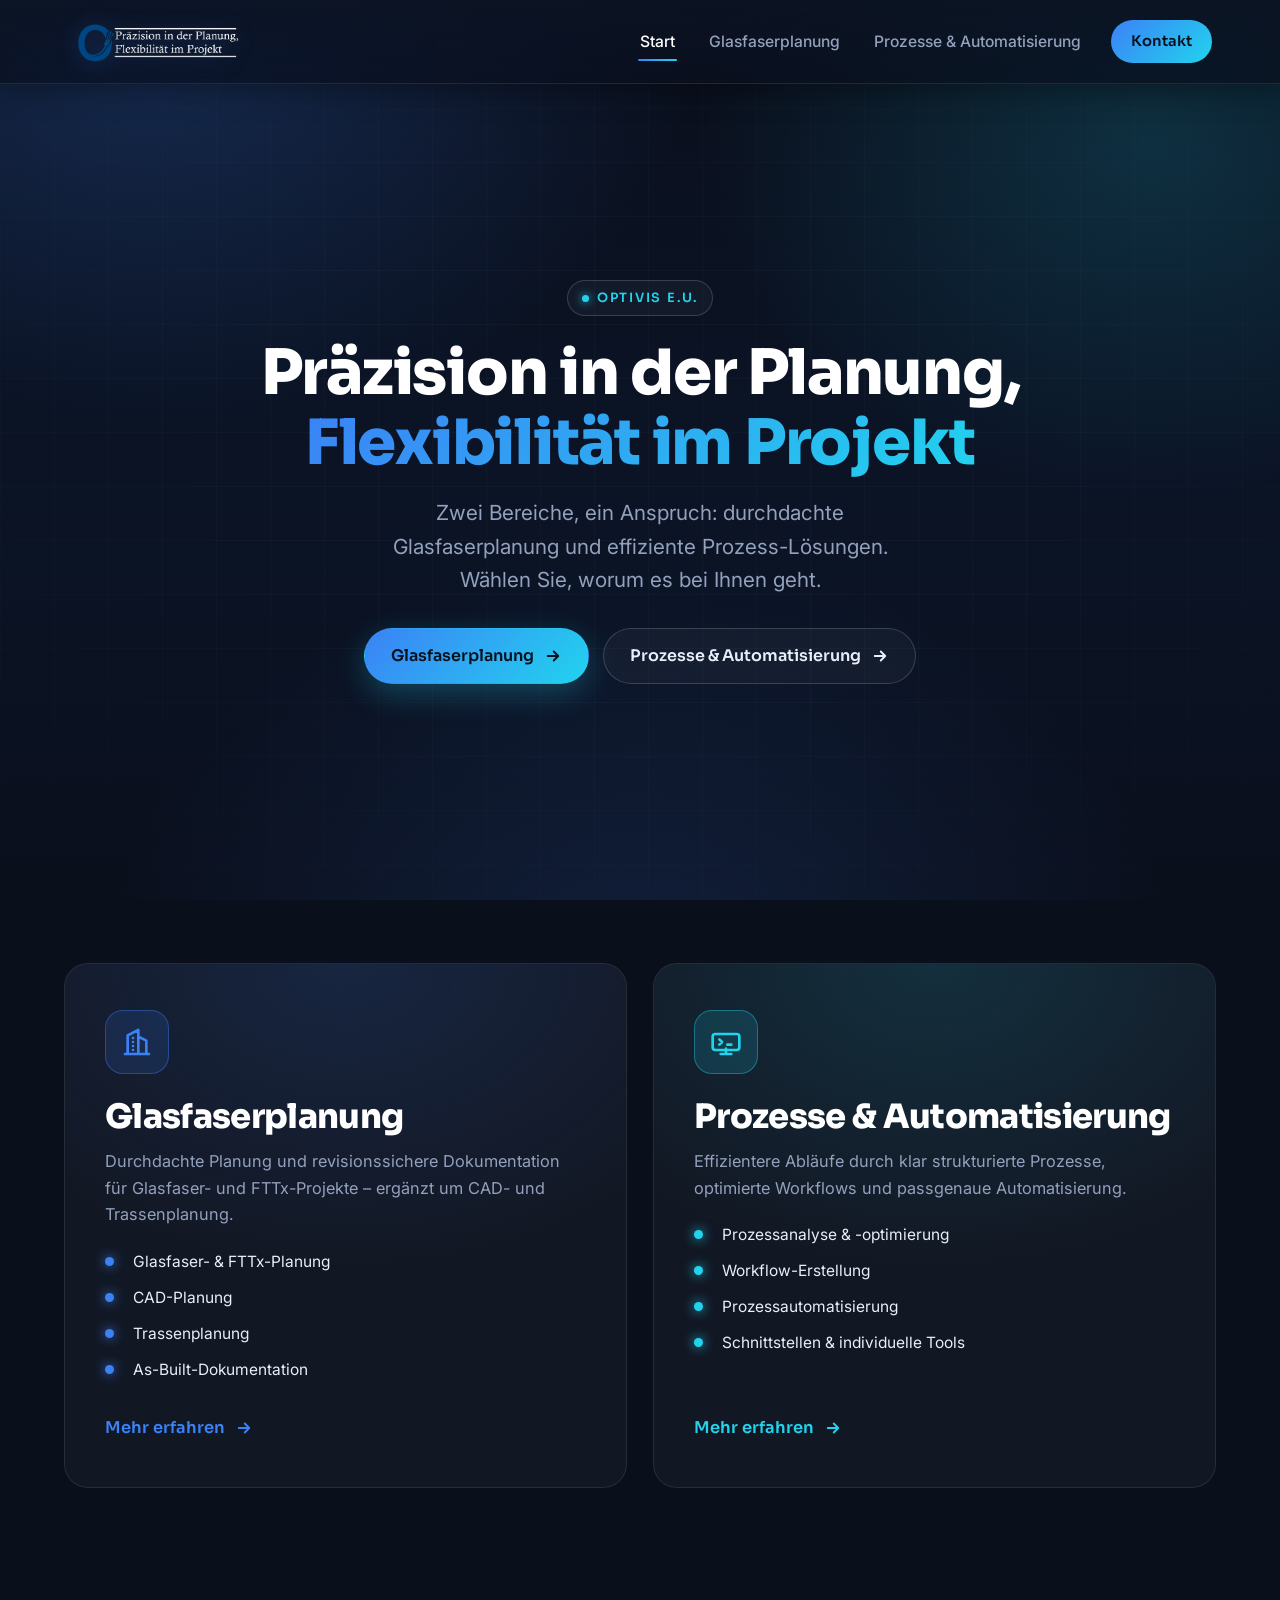
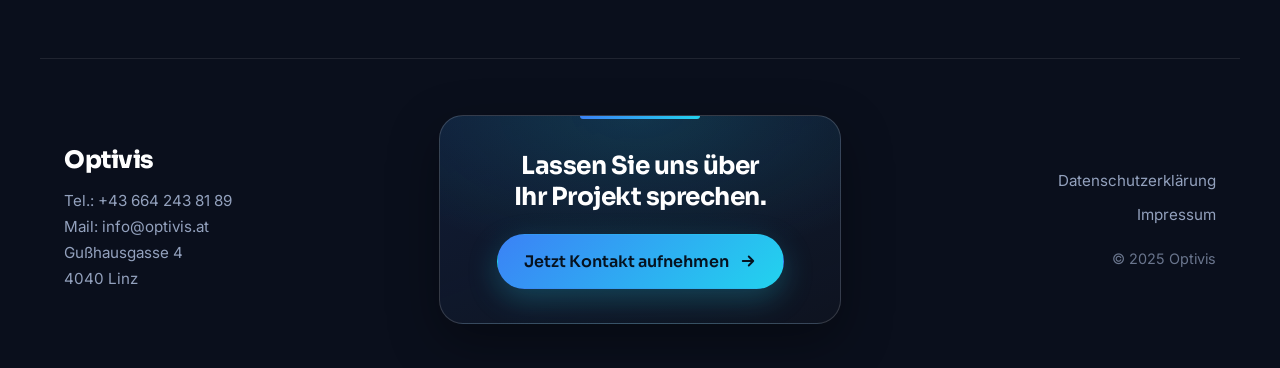
<file: index.html>
<!DOCTYPE html>
<html lang="de">
<head>
  <meta charset="UTF-8">
  <meta name="viewport" content="width=device-width, initial-scale=1.0">
  <title>Optivis – Glasfaserplanung & Prozessautomatisierung</title>
  <meta name="description" content="Optivis – zwei Bereiche, ein Anspruch: Präzise Glasfaser-, CAD- & Netzplanung sowie Prozess-, Workflow- und Automatisierungslösungen.">
  <link rel="stylesheet" href="/style.css">
  <link rel="icon" href="/favicon.svg" type="image/svg+xml">
  <link rel="preconnect" href="https://fonts.googleapis.com">
  <link rel="preconnect" href="https://fonts.gstatic.com" crossorigin>
  <link href="https://fonts.googleapis.com/css2?family=Inter:wght@400;500;600;700&family=Sora:wght@600;700;800&display=swap" rel="stylesheet">
</head>
<body>

  <!-- HEADER -->
  <header>
    <nav class="nav-container">
      <a href="/" class="logo">
        <img src="/images/HeaderImg.png" alt="Optivis Logo">
      </a>

      <ul class="nav-links" id="primary-nav">
        <li><a href="/" class="active">Start</a></li>
        <li><a href="/telkom/">Glasfaserplanung</a></li>
        <li><a href="/it/">Prozesse &amp; Automatisierung</a></li>
      </ul>

      <a href="mailto:info@optivis.at" class="nav-cta">Kontakt</a>
      <button class="nav-toggle" type="button" aria-label="Menü öffnen" aria-expanded="false" aria-controls="primary-nav">
        <span></span><span></span><span></span>
      </button>
    </nav>
  </header>

  <!-- HERO -->
  <section id="hero" class="hero">
    <div class="hero-content reveal" style="grid-template-columns:1fr;text-align:center;justify-items:center;max-width:820px;">
      <div class="hero-text" style="text-align:center;">
        <span class="eyebrow">Optivis e.U.</span>
        <h1>Präzision in der Planung,<br><span class="accent">Flexibilität im Projekt</span></h1>
        <p style="margin-left:auto;margin-right:auto;">Zwei Bereiche, ein Anspruch: durchdachte Glasfaserplanung und effiziente Prozess-Lösungen. Wählen Sie, worum es bei Ihnen geht.</p>
        <div class="hero-actions" style="justify-content:center;">
          <a href="/telkom/" class="btn btn--primary">
            Glasfaserplanung
            <svg viewBox="0 0 24 24" fill="none" stroke="currentColor" stroke-width="2.5" stroke-linecap="round" stroke-linejoin="round"><path d="M5 12h14M13 6l6 6-6 6"/></svg>
          </a>
          <a href="/it/" class="btn btn--ghost">
            Prozesse &amp; Automatisierung
            <svg viewBox="0 0 24 24" fill="none" stroke="currentColor" stroke-width="2.5" stroke-linecap="round" stroke-linejoin="round"><path d="M5 12h14M13 6l6 6-6 6"/></svg>
          </a>
        </div>
      </div>
    </div>
  </section>

  <!-- BEREICHSAUSWAHL -->
  <section id="bereiche" class="choice-section">
    <div class="choice-grid reveal reveal-delay-1">

      <a href="/telkom/" class="choice-card choice-card--infra">
        <div class="choice-icon">
          <svg viewBox="0 0 24 24" fill="none" stroke="currentColor" stroke-width="2" stroke-linecap="round" stroke-linejoin="round"><path d="M3 21h18M5 21V7l8-4v18M19 21V11l-6-3M9 9v.01M9 12v.01M9 15v.01M9 18v.01"/></svg>
        </div>
        <h2>Glasfaserplanung</h2>
        <p>Durchdachte Planung und revisionssichere Dokumentation für Glasfaser- und FTTx-Projekte – ergänzt um CAD- und Trassenplanung.</p>
        <ul class="choice-list">
          <li>Glasfaser- &amp; FTTx-Planung</li>
          <li>CAD-Planung</li>
          <li>Trassenplanung</li>
          <li>As-Built-Dokumentation</li>
        </ul>
        <span class="choice-cta">
          Mehr erfahren
          <svg viewBox="0 0 24 24" fill="none" stroke="currentColor" stroke-width="2.5" stroke-linecap="round" stroke-linejoin="round"><path d="M5 12h14M13 6l6 6-6 6"/></svg>
        </span>
      </a>

      <a href="/it/" class="choice-card choice-card--it">
        <div class="choice-icon">
          <svg viewBox="0 0 24 24" fill="none" stroke="currentColor" stroke-width="2" stroke-linecap="round" stroke-linejoin="round"><path d="M4 6h16M4 6a2 2 0 00-2 2v8a2 2 0 002 2h16a2 2 0 002-2V8a2 2 0 00-2-2M8 21h8M12 17v4M7 10l2 2-2 2M13 14h3"/></svg>
        </div>
        <h2>Prozesse &amp; Automatisierung</h2>
        <p>Effizientere Abläufe durch klar strukturierte Prozesse, optimierte Workflows und passgenaue Automatisierung.</p>
        <ul class="choice-list">
          <li>Prozessanalyse &amp; -optimierung</li>
          <li>Workflow-Erstellung</li>
          <li>Prozessautomatisierung</li>
          <li>Schnittstellen &amp; individuelle Tools</li>
        </ul>
        <span class="choice-cta">
          Mehr erfahren
          <svg viewBox="0 0 24 24" fill="none" stroke="currentColor" stroke-width="2.5" stroke-linecap="round" stroke-linejoin="round"><path d="M5 12h14M13 6l6 6-6 6"/></svg>
        </span>
      </a>

    </div>
  </section>

  <!-- FOOTER -->
  <footer class="site-footer">
    <div class="section2-divider"></div>
    <div class="section2-footer">
      <div class="footer-company">
        <h3>Optivis</h3>
        <p>Tel.: <a href="tel:+436642438189">+43 664 243 81 89</a></p>
        <p>Mail: <a href="mailto:info@optivis.at">info@optivis.at</a></p>
        <p>Gußhausgasse 4<br>4040 Linz</p>
      </div>

      <div class="footer-cta">
        <h3>Lassen Sie uns über<br>Ihr Projekt sprechen.</h3>
        <a href="mailto:info@optivis.at" class="btn btn--primary">
          Jetzt Kontakt aufnehmen
          <svg viewBox="0 0 24 24" fill="none" stroke="currentColor" stroke-width="2.5" stroke-linecap="round" stroke-linejoin="round"><path d="M5 12h14M13 6l6 6-6 6"/></svg>
        </a>
      </div>

      <div class="footer-links">
        <a href="/datenschutz/">Datenschutzerklärung</a>
        <a href="/impressum/">Impressum</a>
        <p>© 2025 Optivis</p>
      </div>
    </div>
  </footer>

  <script>
    /* Scroll Reveal */
    const revealObserver = new IntersectionObserver((entries) => {
      entries.forEach(entry => {
        if (entry.isIntersecting) {
          entry.target.classList.add('visible');
          revealObserver.unobserve(entry.target);
        }
      });
    }, { threshold: 0.15 });

    document.querySelectorAll('.reveal').forEach(el => revealObserver.observe(el));
  </script>

  <script src="/nav.js"></script>
</body>
</html>
</file>
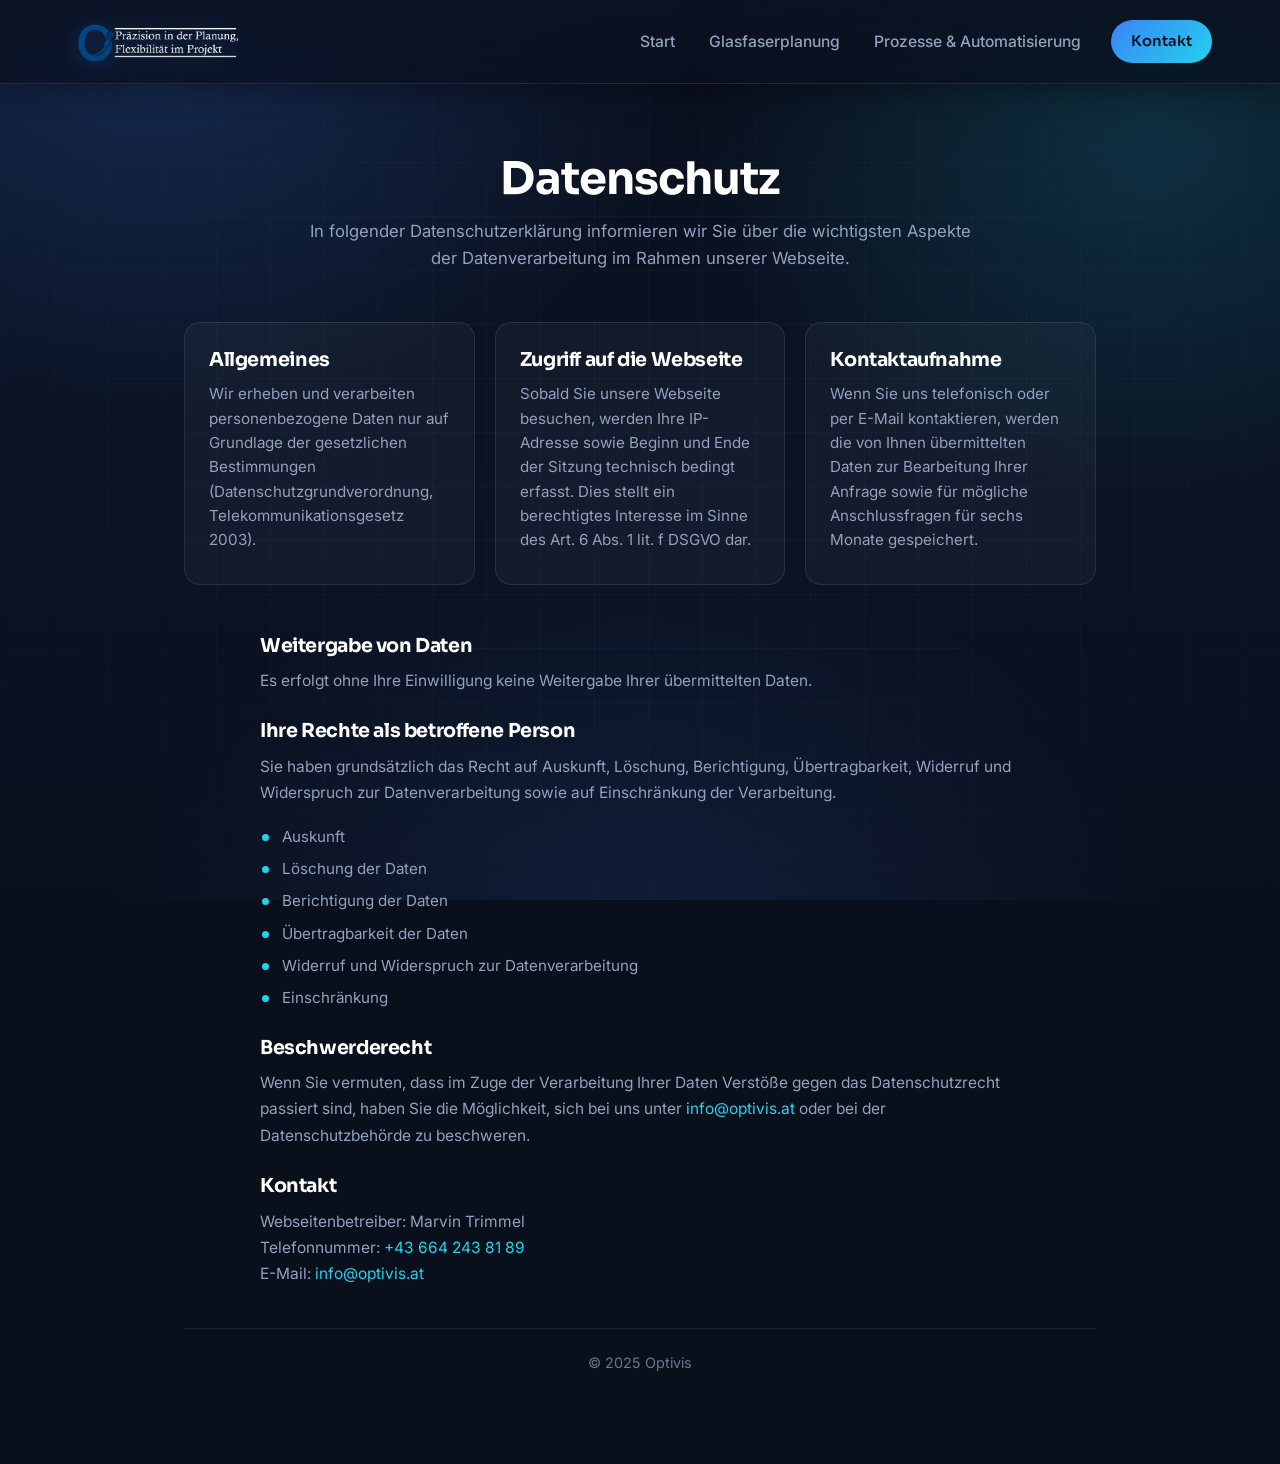
<file: datenschutz/index.html>
<!DOCTYPE html>
<html lang="de">
<head>
  <meta charset="UTF-8">
  <meta name="viewport" content="width=device-width, initial-scale=1.0">
  <title>Datenschutz | Optivis</title>
  <link rel="stylesheet" href="/style.css">
  <link rel="icon" href="/favicon.svg" type="image/svg+xml">
  <link rel="preconnect" href="https://fonts.googleapis.com">
  <link rel="preconnect" href="https://fonts.gstatic.com" crossorigin>
  <link href="https://fonts.googleapis.com/css2?family=Inter:wght@400;500;600;700&family=Sora:wght@600;700;800&display=swap" rel="stylesheet">
</head>
<body>

  <header>
    <nav class="nav-container">
      <a href="/" class="logo">
        <img src="/images/HeaderImg.png" alt="Optivis Logo">
      </a>

      <ul class="nav-links" id="primary-nav">
        <li><a href="/">Start</a></li>
        <li><a href="/telkom/">Glasfaserplanung</a></li>
        <li><a href="/it/">Prozesse &amp; Automatisierung</a></li>
      </ul>

      <a href="mailto:info@optivis.at" class="nav-cta">Kontakt</a>
      <button class="nav-toggle" type="button" aria-label="Menü öffnen" aria-expanded="false" aria-controls="primary-nav">
        <span></span><span></span><span></span>
      </button>
    </nav>
  </header>

<section id="datenschutz" class="section section-2 datenschutz-section">
  <div class="datenschutz-container">

    <h2>Datenschutz</h2>

    <p class="datenschutz-intro">
      In folgender Datenschutzerklärung informieren wir Sie über die wichtigsten Aspekte
      der Datenverarbeitung im Rahmen unserer Webseite.
    </p>

    <div class="datenschutz-grid">

      <div>
        <h3>Allgemeines</h3>
        <p>
          Wir erheben und verarbeiten personenbezogene Daten nur auf Grundlage der
          gesetzlichen Bestimmungen (Datenschutzgrundverordnung, Telekommunikationsgesetz 2003).
        </p>
      </div>

      <div>
        <h3>Zugriff auf die Webseite</h3>
        <p>
          Sobald Sie unsere Webseite besuchen, werden Ihre IP-Adresse sowie Beginn und Ende
          der Sitzung technisch bedingt erfasst. Dies stellt ein berechtigtes Interesse
          im Sinne des Art. 6 Abs. 1 lit. f DSGVO dar.
        </p>
      </div>

      <div>
        <h3>Kontaktaufnahme</h3>
        <p>
          Wenn Sie uns telefonisch oder per E-Mail kontaktieren, werden die
          von Ihnen übermittelten Daten zur Bearbeitung Ihrer Anfrage sowie für mögliche
          Anschlussfragen für sechs Monate gespeichert.
        </p>
      </div>

    </div>

    <div class="datenschutz-text">
      <h3>Weitergabe von Daten</h3>
      <p>
        Es erfolgt ohne Ihre Einwilligung keine Weitergabe Ihrer übermittelten Daten.
      </p>

      <h3>Ihre Rechte als betroffene Person</h3>
      <p>
        Sie haben grundsätzlich das Recht auf Auskunft, Löschung, Berichtigung,
        Übertragbarkeit, Widerruf und Widerspruch zur Datenverarbeitung sowie auf Einschränkung
        der Verarbeitung.
      </p>

      <ul class="datenschutz-list">
        <li>Auskunft</li>
        <li>Löschung der Daten</li>
        <li>Berichtigung der Daten</li>
        <li>Übertragbarkeit der Daten</li>
        <li>Widerruf und Widerspruch zur Datenverarbeitung</li>
        <li>Einschränkung</li>
      </ul>

      <h3>Beschwerderecht</h3>
      <p>
        Wenn Sie vermuten, dass im Zuge der Verarbeitung Ihrer Daten Verstöße gegen das
        Datenschutzrecht passiert sind, haben Sie die Möglichkeit, sich bei uns unter
        <a href="mailto:info@optivis.at">info@optivis.at</a>
        oder bei der Datenschutzbehörde zu beschweren.
      </p>

      <h3>Kontakt</h3>
      <p>
        Webseitenbetreiber: Marvin Trimmel<br>
        Telefonnummer: <a href="tel:+43 664 243 81 89">+43 664 243 81 89</a><br>
        E-Mail: <a href="mailto:info@optivis.at">info@optivis.at</a>
      </p>
    </div>

    <div class="footer-bottom">
      <p>© 2025 Optivis</p>
    </div>

  </div>
</section>
  <script src="/nav.js"></script>
</body>
</html>
</file>
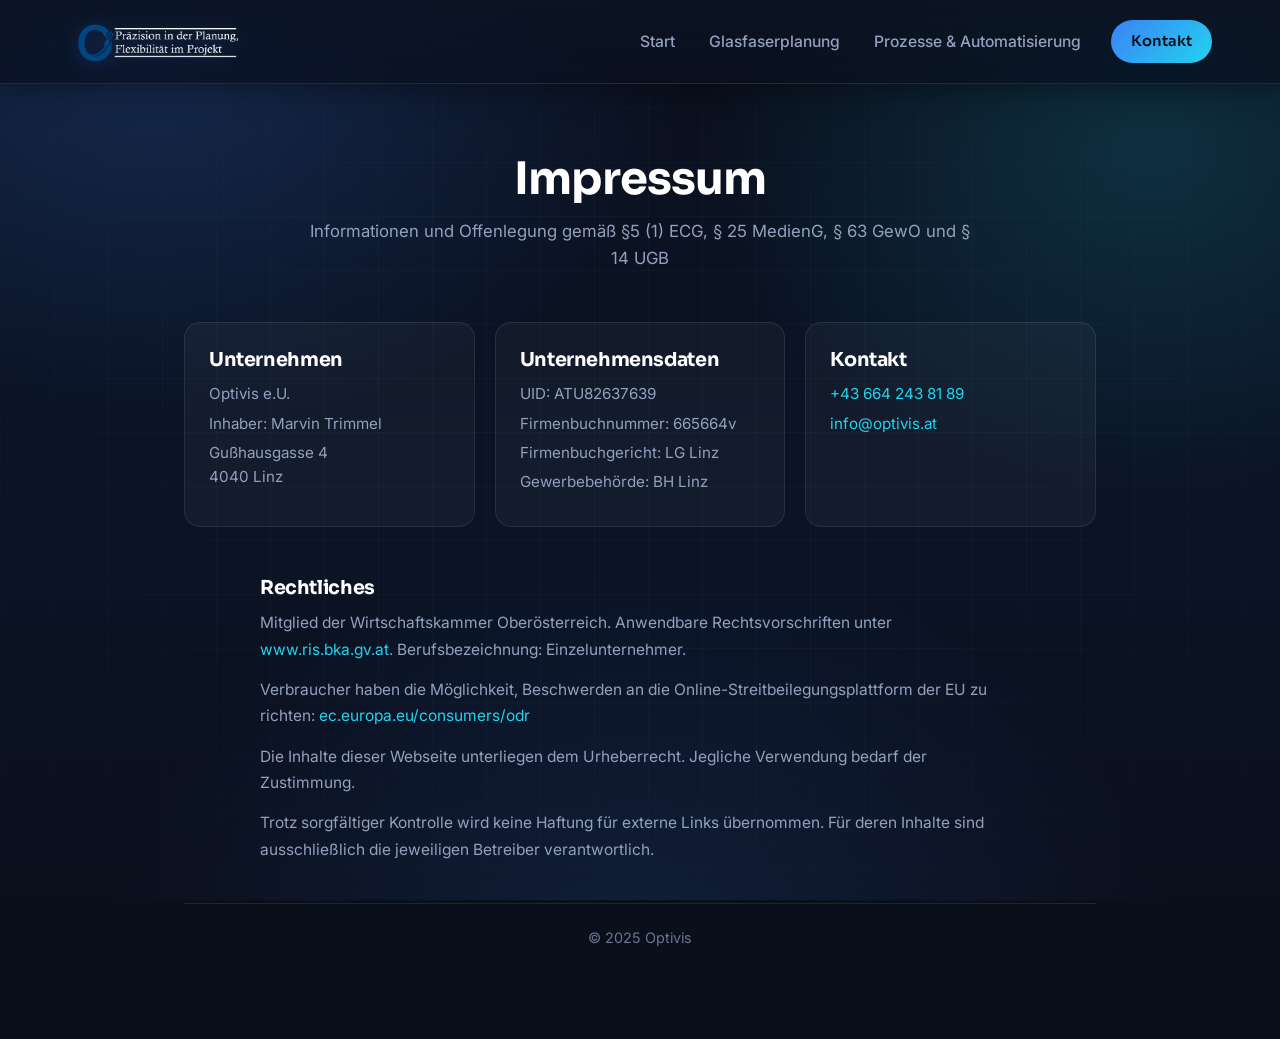
<file: impressum/index.html>
<!DOCTYPE html>
<html lang="de">
<head>
  <meta charset="UTF-8">
  <meta name="viewport" content="width=device-width, initial-scale=1.0">
  <title>Impressum | Optivis</title>
  <link rel="stylesheet" href="/style.css">
  <link rel="icon" href="/favicon.svg" type="image/svg+xml">
  <link rel="preconnect" href="https://fonts.googleapis.com">
  <link rel="preconnect" href="https://fonts.gstatic.com" crossorigin>
  <link href="https://fonts.googleapis.com/css2?family=Inter:wght@400;500;600;700&family=Sora:wght@600;700;800&display=swap" rel="stylesheet">
</head>
<body>

  <header>
    <nav class="nav-container">
      <a href="/" class="logo">
        <img src="/images/HeaderImg.png" alt="Optivis Logo">
      </a>

      <ul class="nav-links" id="primary-nav">
        <li><a href="/">Start</a></li>
        <li><a href="/telkom/">Glasfaserplanung</a></li>
        <li><a href="/it/">Prozesse &amp; Automatisierung</a></li>
      </ul>

      <a href="mailto:info@optivis.at" class="nav-cta">Kontakt</a>
      <button class="nav-toggle" type="button" aria-label="Menü öffnen" aria-expanded="false" aria-controls="primary-nav">
        <span></span><span></span><span></span>
      </button>
    </nav>
  </header>


<section id="impressum" class="section section-2 impressum-section">
  <div class="impressum-container">

    <h2>Impressum</h2>

    <p class="impressum-intro">
      Informationen und Offenlegung gemäß §5 (1) ECG, § 25 MedienG,
      § 63 GewO und § 14 UGB
    </p>

    <div class="impressum-grid">

      <div>
        <h3>Unternehmen</h3>
        <p>Optivis e.U.</p>
        <p>Inhaber: Marvin Trimmel</p>
        <p>Gußhausgasse 4<br>4040 Linz</p>
      </div>

      <div>
        <h3>Unternehmensdaten</h3>
        <p>UID: ATU82637639</p>
        <p>Firmenbuchnummer: 665664v</p>
        <p>Firmenbuchgericht: LG Linz</p>
        <p>Gewerbebehörde: BH Linz</p>
      </div>

      <div>
        <h3>Kontakt</h3>
        <p><a href="tel:+436642438189">+43 664 243 81 89</a></p>
        <p><a href="mailto:info@optivis.at">info@optivis.at</a></p>
      </div>

    </div>

    <div class="impressum-text">
      <h3>Rechtliches</h3>

      <p>
        Mitglied der Wirtschaftskammer Oberösterreich.
        Anwendbare Rechtsvorschriften unter
        <a href="https://www.ris.bka.gv.at" target="_blank">www.ris.bka.gv.at</a>.
        Berufsbezeichnung: Einzelunternehmer.
      </p>

      <p>
        Verbraucher haben die Möglichkeit, Beschwerden an die Online-Streitbeilegungsplattform
        der EU zu richten:
        <a href="https://ec.europa.eu/consumers/odr" target="_blank">
          ec.europa.eu/consumers/odr
        </a>
      </p>

      <p>
        Die Inhalte dieser Webseite unterliegen dem Urheberrecht. Jegliche Verwendung bedarf der Zustimmung.
      </p>

      <p>
        Trotz sorgfältiger Kontrolle wird keine Haftung für externe Links übernommen.
        Für deren Inhalte sind ausschließlich die jeweiligen Betreiber verantwortlich.
      </p>
    </div>

    <!-- FOOTER STYLE -->
    <div class="footer-bottom">
      <p>© 2025 Optivis</p>
    </div>

  </div>
</section>
  <script src="/nav.js"></script>
</body>
</html>
</file>
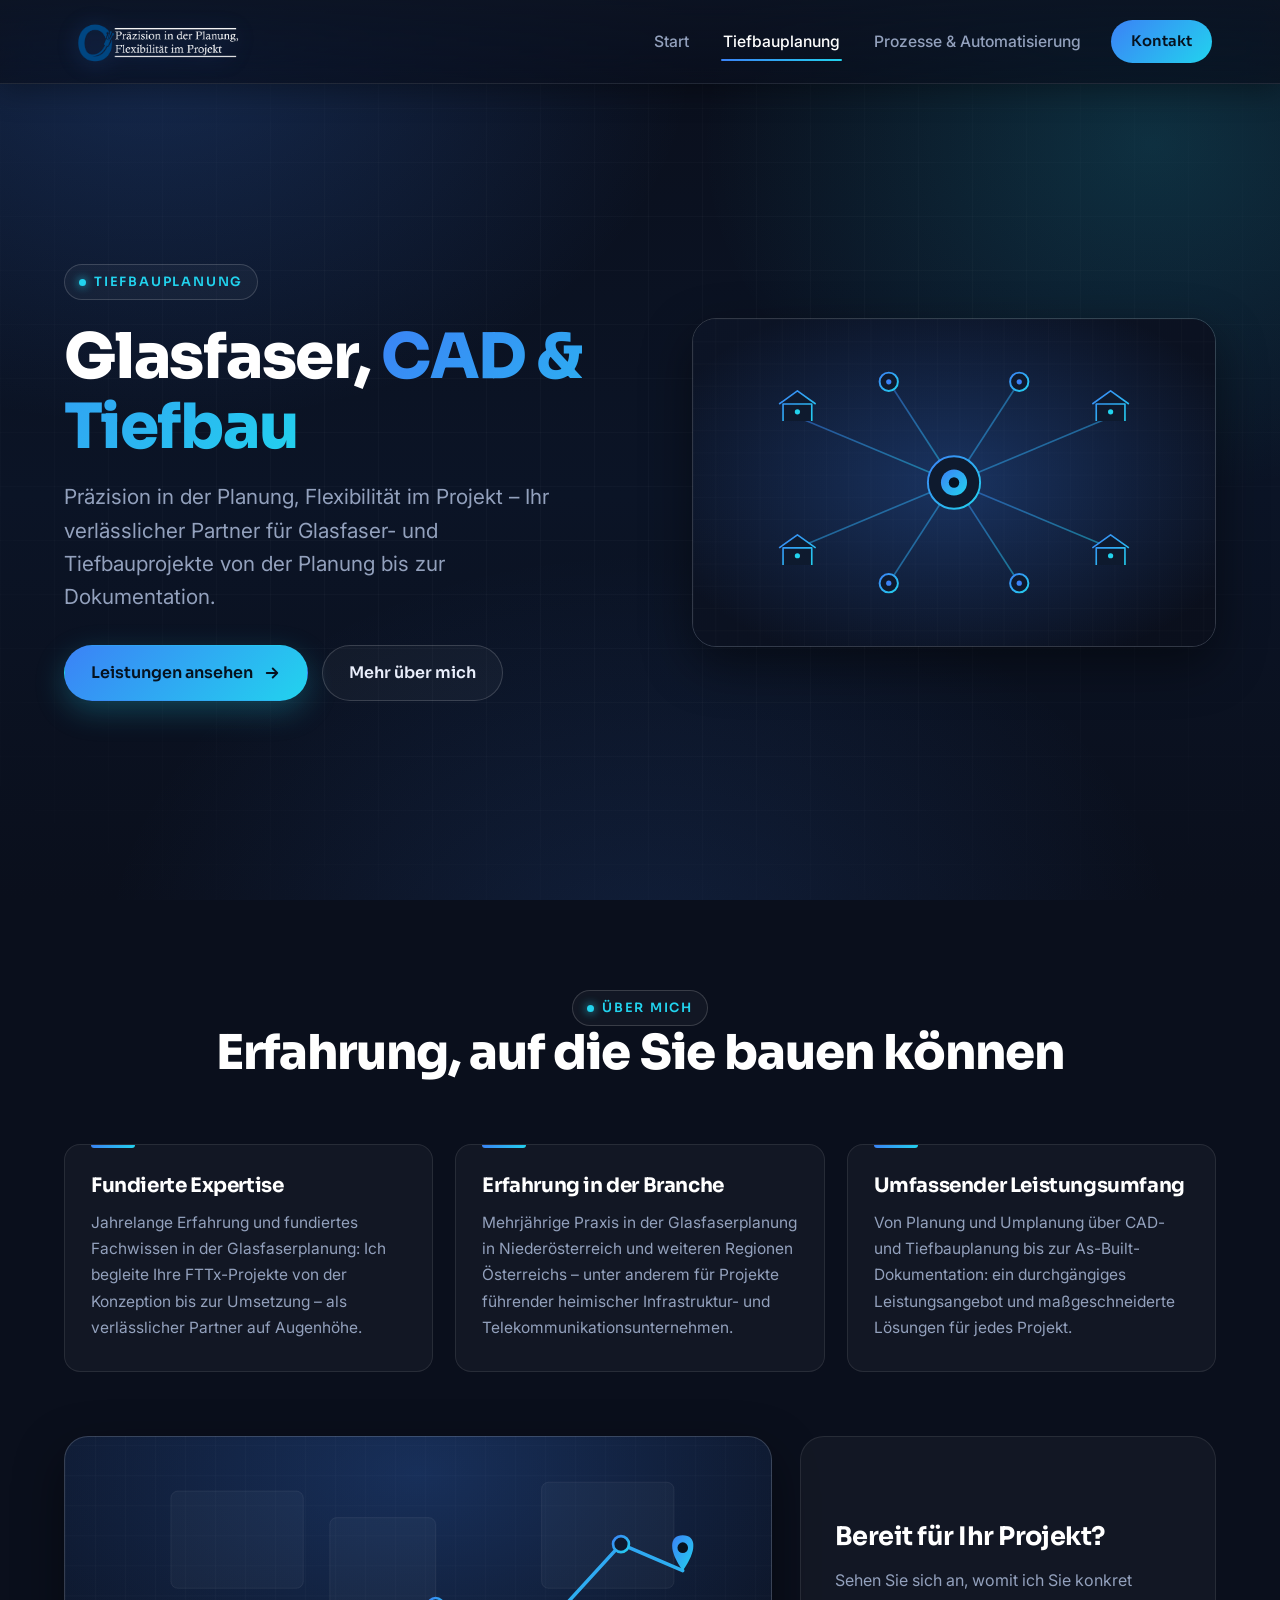
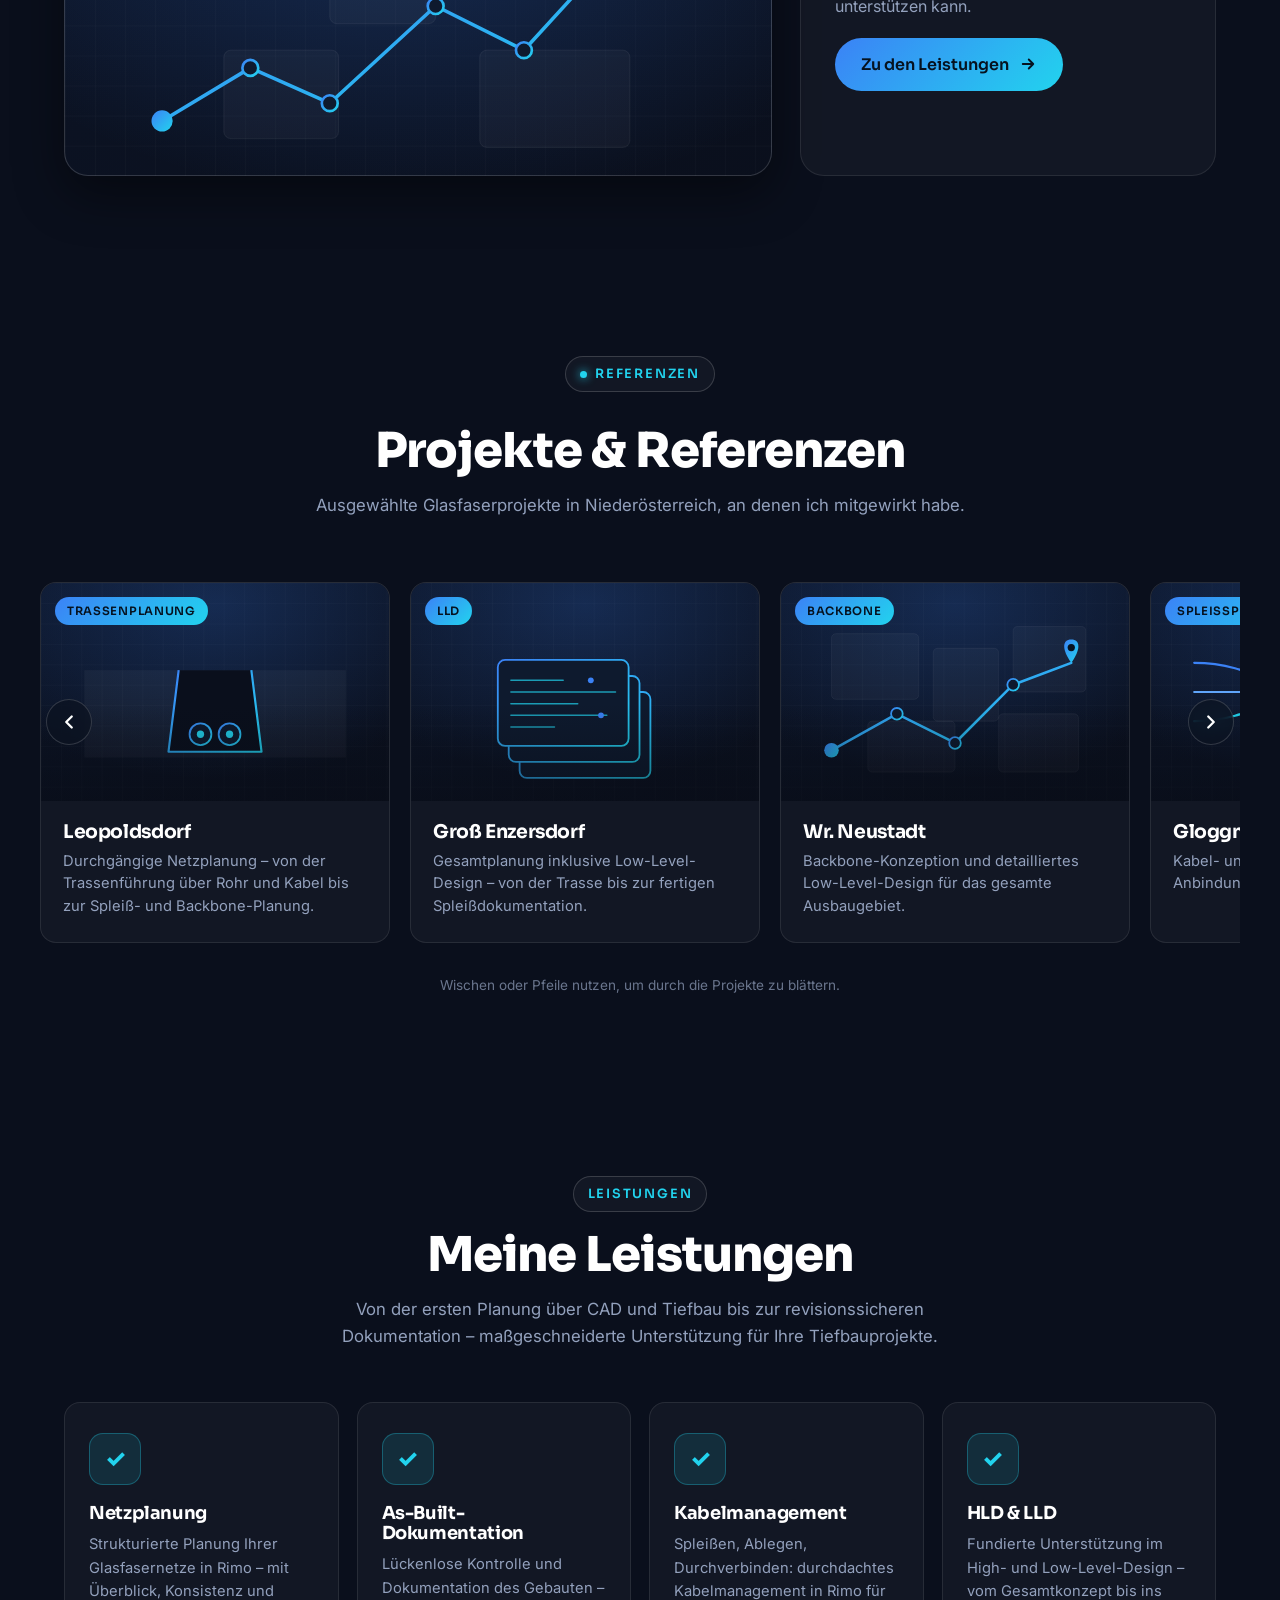
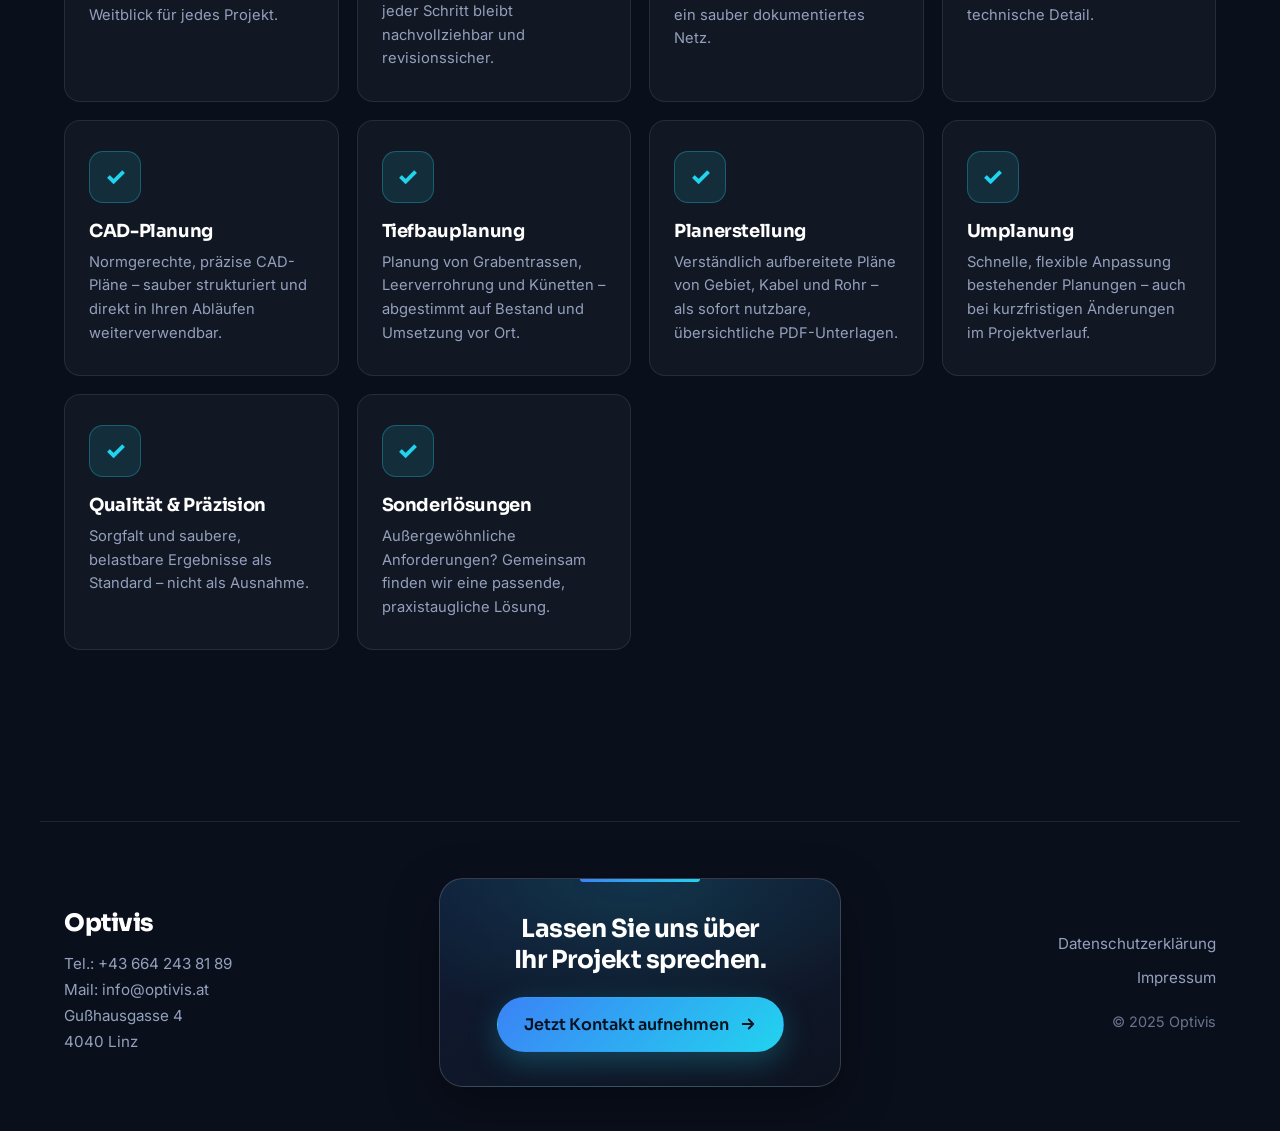
<file: infrastruktur/index.html>
<!DOCTYPE html>
<html lang="de">
<head>
  <meta charset="UTF-8">
  <meta name="viewport" content="width=device-width, initial-scale=1.0">
  <title>Tiefbauplanung – Glasfaser, CAD & Netzplanung | Optivis</title>
  <meta name="description" content="Optivis Tiefbauplanung: Glasfaser- & FTTx-Planung, CAD-Planung und Tiefbauplanung – von der Planung bis zur As-Built-Dokumentation.">
  <link rel="stylesheet" href="/style.css">
  <link rel="icon" href="/favicon.svg" type="image/svg+xml">
  <link rel="preconnect" href="https://fonts.googleapis.com">
  <link rel="preconnect" href="https://fonts.gstatic.com" crossorigin>
  <link href="https://fonts.googleapis.com/css2?family=Inter:wght@400;500;600;700&family=Sora:wght@600;700;800&display=swap" rel="stylesheet">
</head>
<body class="theme-infra">

  <!-- HEADER -->
  <header>
    <nav class="nav-container">
      <a href="/" class="logo">
        <img src="/images/HeaderImg.png" alt="Optivis Logo">
      </a>

      <ul class="nav-links" id="primary-nav">
        <li><a href="/">Start</a></li>
        <li><a href="/infrastruktur/" class="active">Tiefbauplanung</a></li>
        <li><a href="/it/">Prozesse &amp; Automatisierung</a></li>
      </ul>

      <a href="mailto:info@optivis.at" class="nav-cta">Kontakt</a>
      <button class="nav-toggle" type="button" aria-label="Menü öffnen" aria-expanded="false" aria-controls="primary-nav">
        <span></span><span></span><span></span>
      </button>
    </nav>
  </header>

  <!-- HERO -->
  <section id="hero" class="hero">
    <div class="hero-content reveal">
      <div class="hero-text">
        <span class="eyebrow">Tiefbauplanung</span>
        <h1>Glasfaser, <span class="accent">CAD &amp; Tiefbau</span></h1>
        <p>Präzision in der Planung, Flexibilität im Projekt – Ihr verlässlicher Partner für Glasfaser- und Tiefbauprojekte von der Planung bis zur Dokumentation.</p>
        <div class="hero-actions">
          <a href="#section2" class="btn btn--primary">
            Leistungen ansehen
            <svg viewBox="0 0 24 24" fill="none" stroke="currentColor" stroke-width="2.5" stroke-linecap="round" stroke-linejoin="round"><path d="M5 12h14M13 6l6 6-6 6"/></svg>
          </a>
          <a href="#section1" class="btn btn--ghost">Mehr über mich</a>
        </div>
      </div>

      <div class="hero-image">
        <img src="/images/infra-hero.svg" alt="Glasfaser-Verteilnetz">
      </div>
    </div>
  </section>

  <!-- ÜBER MICH -->
  <section id="section1" class="section section-1 section-about">
    <div class="section1-wrapper reveal reveal-delay-1">

      <div class="section1-top">
        <span class="eyebrow">Über mich</span>
        <h2>Erfahrung, auf die Sie bauen können</h2>
      </div>

      <div class="section1-middle">
        <div class="info-grid">

          <div class="info-box">
            <h3>Fundierte Expertise</h3>
            <p>
              Jahrelange Erfahrung und fundiertes Fachwissen in der Glasfaserplanung:
              Ich begleite Ihre FTTx-Projekte von der Konzeption bis zur Umsetzung –
              als verlässlicher Partner auf Augenhöhe.
            </p>
          </div>

          <div class="info-box">
            <h3>Erfahrung in der Branche</h3>
            <p>
              Mehrjährige Praxis in der Glasfaserplanung in Niederösterreich und weiteren
              Regionen Österreichs – unter anderem für Projekte führender heimischer
              Infrastruktur- und Telekommunikationsunternehmen.
            </p>
          </div>

          <div class="info-box">
            <h3>Umfassender Leistungsumfang</h3>
            <p>
              Von Planung und Umplanung über CAD- und Tiefbauplanung bis zur
              As-Built-Dokumentation: ein durchgängiges Leistungsangebot und
              maßgeschneiderte Lösungen für jedes Projekt.
            </p>
          </div>

        </div>
      </div>

      <div class="section1-bottom">
        <div class="image-window"></div>

        <div class="section1-cta">
          <h3>Bereit für Ihr Projekt?</h3>
          <p>Sehen Sie sich an, womit ich Sie konkret unterstützen kann.</p>
          <a href="#section2" class="section-btn">
            Zu den Leistungen
            <svg viewBox="0 0 24 24" fill="none" stroke="currentColor" stroke-width="2.5" stroke-linecap="round" stroke-linejoin="round"><path d="M5 12h14M13 6l6 6-6 6"/></svg>
          </a>
        </div>
      </div>

    </div>
  </section>

  <!-- REFERENZEN -->
  <section id="referenzen" class="section section-refs">
    <div class="container reveal reveal-delay-1">
      <div class="section-head">
        <span class="eyebrow" style="margin-bottom:16px;">Referenzen</span>
        <h2>Projekte &amp; Referenzen</h2>
        <p>Ausgewählte Glasfaserprojekte in Niederösterreich, an denen ich mitgewirkt habe.</p>
      </div>
    </div>

    <!-- Bilder ersetzen: style="background-image:url('/images/DEIN-BILD.jpg')" -->
    <div class="carousel reveal reveal-delay-2">
      <button class="carousel-btn carousel-btn--prev" type="button" aria-label="Vorheriges Projekt">
        <svg viewBox="0 0 24 24" fill="none" stroke="currentColor" stroke-width="2.5" stroke-linecap="round" stroke-linejoin="round"><path d="M15 18l-6-6 6-6"/></svg>
      </button>

      <div class="carousel-track" id="refTrack">

        <article class="ref-card">
          <div class="ref-card__img" style="background-image:url('/images/infra-tiefbau.svg')">
            <span class="ref-card__tag">Trassenplanung</span>
          </div>
          <div class="ref-card__body">
            <h3>Leopoldsdorf</h3>
            <p>Durchgängige Netzplanung – von der Trassenführung über Rohr und Kabel bis zur Spleiß- und Backbone-Planung.</p>
          </div>
        </article>

        <article class="ref-card">
          <div class="ref-card__img" style="background-image:url('/images/infra-lld.svg')">
            <span class="ref-card__tag">LLD</span>
          </div>
          <div class="ref-card__body">
            <h3>Groß Enzersdorf</h3>
            <p>Gesamtplanung inklusive Low-Level-Design – von der Trasse bis zur fertigen Spleißdokumentation.</p>
          </div>
        </article>

        <article class="ref-card">
          <div class="ref-card__img" style="background-image:url('/images/infra-planung.svg')">
            <span class="ref-card__tag">Backbone</span>
          </div>
          <div class="ref-card__body">
            <h3>Wr. Neustadt</h3>
            <p>Backbone-Konzeption und detailliertes Low-Level-Design für das gesamte Ausbaugebiet.</p>
          </div>
        </article>

        <article class="ref-card">
          <div class="ref-card__img" style="background-image:url('/images/infra-spleissen.svg')">
            <span class="ref-card__tag">Spleißplanung</span>
          </div>
          <div class="ref-card__body">
            <h3>Gloggnitz</h3>
            <p>Kabel- und Spleißplanung mit Backbone-Anbindung, inklusive Low-Level-Design.</p>
          </div>
        </article>

        <article class="ref-card">
          <div class="ref-card__img" style="background-image:url('/images/infra-fttx.svg')">
            <span class="ref-card__tag">Kabelplanung</span>
          </div>
          <div class="ref-card__body">
            <h3>Ebenfurth</h3>
            <p>Kabel- und Rohrplanung mit Backbone-Anbindung und vollständigem Low-Level-Design.</p>
          </div>
        </article>

        <article class="ref-card">
          <div class="ref-card__img" style="background-image:url('/images/infra-tiefbau.svg')">
            <span class="ref-card__tag">Trassenplanung</span>
          </div>
          <div class="ref-card__body">
            <h3>Gänserndorf</h3>
            <p>Trassen-, Rohr- und Kabelplanung inklusive Spleiß- und Backbone-Konzeption.</p>
          </div>
        </article>

        <article class="ref-card">
          <div class="ref-card__img" style="background-image:url('/images/infra-lld.svg')">
            <span class="ref-card__tag">LLD</span>
          </div>
          <div class="ref-card__body">
            <h3>Traiskirchen</h3>
            <p>Detaillierte Low-Level-Design-Planung des Verteilnetzes.</p>
          </div>
        </article>

      </div>

      <button class="carousel-btn carousel-btn--next" type="button" aria-label="Nächstes Projekt">
        <svg viewBox="0 0 24 24" fill="none" stroke="currentColor" stroke-width="2.5" stroke-linecap="round" stroke-linejoin="round"><path d="M9 18l6-6-6-6"/></svg>
      </button>
    </div>

    <p class="carousel-hint">Wischen oder Pfeile nutzen, um durch die Projekte zu blättern.</p>
  </section>

  <!-- LEISTUNGEN -->
  <section id="section2" class="section section-2 section-offers">
    <div class="reveal reveal-delay-1">

      <div class="offers-center">
        <span class="eyebrow" style="display:block;width:max-content;margin:0 auto 16px;">Leistungen</span>
        <h2>Meine Leistungen</h2>
        <p class="offers-sub">
          Von der ersten Planung über CAD und Tiefbau bis zur revisionssicheren
          Dokumentation – maßgeschneiderte Unterstützung für Ihre Tiefbauprojekte.
        </p>

        <div class="offers-grid">
          <div class="offer-card">
            <div class="offer-icon"><span>✓</span></div>
            <h3>Netzplanung</h3>
            <p>Strukturierte Planung Ihrer Glasfasernetze in Rimo – mit Überblick, Konsistenz und Weitblick für jedes Projekt.</p>
          </div>

          <div class="offer-card">
            <div class="offer-icon"><span>✓</span></div>
            <h3>As-Built-Dokumentation</h3>
            <p>Lückenlose Kontrolle und Dokumentation des Gebauten – jeder Schritt bleibt nachvollziehbar und revisionssicher.</p>
          </div>

          <div class="offer-card">
            <div class="offer-icon"><span>✓</span></div>
            <h3>Kabelmanagement</h3>
            <p>Spleißen, Ablegen, Durchverbinden: durchdachtes Kabelmanagement in Rimo für ein sauber dokumentiertes Netz.</p>
          </div>

          <div class="offer-card">
            <div class="offer-icon"><span>✓</span></div>
            <h3>HLD &amp; LLD</h3>
            <p>Fundierte Unterstützung im High- und Low-Level-Design – vom Gesamtkonzept bis ins technische Detail.</p>
          </div>

          <div class="offer-card">
            <div class="offer-icon"><span>✓</span></div>
            <h3>CAD-Planung</h3>
            <p>Normgerechte, präzise CAD-Pläne – sauber strukturiert und direkt in Ihren Abläufen weiterverwendbar.</p>
          </div>

          <div class="offer-card">
            <div class="offer-icon"><span>✓</span></div>
            <h3>Tiefbauplanung</h3>
            <p>Planung von Grabentrassen, Leerverrohrung und Künetten – abgestimmt auf Bestand und Umsetzung vor Ort.</p>
          </div>

          <div class="offer-card">
            <div class="offer-icon"><span>✓</span></div>
            <h3>Planerstellung</h3>
            <p>Verständlich aufbereitete Pläne von Gebiet, Kabel und Rohr – als sofort nutzbare, übersichtliche PDF-Unterlagen.</p>
          </div>

          <div class="offer-card">
            <div class="offer-icon"><span>✓</span></div>
            <h3>Umplanung</h3>
            <p>Schnelle, flexible Anpassung bestehender Planungen – auch bei kurzfristigen Änderungen im Projektverlauf.</p>
          </div>

          <div class="offer-card">
            <div class="offer-icon"><span>✓</span></div>
            <h3>Qualität &amp; Präzision</h3>
            <p>Sorgfalt und saubere, belastbare Ergebnisse als Standard – nicht als Ausnahme.</p>
          </div>

          <div class="offer-card">
            <div class="offer-icon"><span>✓</span></div>
            <h3>Sonderlösungen</h3>
            <p>Außergewöhnliche Anforderungen? Gemeinsam finden wir eine passende, praxistaugliche Lösung.</p>
          </div>
        </div>
      </div>

    </div>
  </section>

  <!-- FOOTER -->
  <footer class="site-footer">
    <div class="section2-divider"></div>
    <div class="section2-footer">
      <div class="footer-company">
        <h3>Optivis</h3>
        <p>Tel.: <a href="tel:+436642438189">+43 664 243 81 89</a></p>
        <p>Mail: <a href="mailto:info@optivis.at">info@optivis.at</a></p>
        <p>Gußhausgasse 4<br>4040 Linz</p>
      </div>

      <div class="footer-cta">
        <h3>Lassen Sie uns über<br>Ihr Projekt sprechen.</h3>
        <a href="mailto:info@optivis.at" class="btn btn--primary">
          Jetzt Kontakt aufnehmen
          <svg viewBox="0 0 24 24" fill="none" stroke="currentColor" stroke-width="2.5" stroke-linecap="round" stroke-linejoin="round"><path d="M5 12h14M13 6l6 6-6 6"/></svg>
        </a>
      </div>

      <div class="footer-links">
        <a href="/datenschutz/">Datenschutzerklärung</a>
        <a href="/impressum/">Impressum</a>
        <p>© 2025 Optivis</p>
      </div>
    </div>
  </footer>

  <script>
    /* Scroll Reveal */
    const revealObserver = new IntersectionObserver((entries) => {
      entries.forEach(entry => {
        if (entry.isIntersecting) {
          entry.target.classList.add('visible');
          revealObserver.unobserve(entry.target);
        }
      });
    }, { threshold: 0.15 });

    document.querySelectorAll('.reveal').forEach(el => revealObserver.observe(el));

    /* Referenzen-Karussell */
    const track = document.getElementById('refTrack');
    if (track) {
      const step = () => {
        const card = track.querySelector('.ref-card');
        return card ? card.getBoundingClientRect().width + 20 : 320;
      };
      document.querySelector('.carousel-btn--next')
        ?.addEventListener('click', () => track.scrollBy({ left: step(), behavior: 'smooth' }));
      document.querySelector('.carousel-btn--prev')
        ?.addEventListener('click', () => track.scrollBy({ left: -step(), behavior: 'smooth' }));

      let isDown = false, startX = 0, startLeft = 0;
      track.addEventListener('pointerdown', (e) => {
        if (e.pointerType !== 'mouse') return;
        isDown = true;
        startX = e.pageX;
        startLeft = track.scrollLeft;
        track.style.cursor = 'grabbing';
      });
      track.addEventListener('pointermove', (e) => {
        if (!isDown) return;
        track.scrollLeft = startLeft - (e.pageX - startX);
      });
      const endDrag = () => { isDown = false; track.style.cursor = ''; };
      track.addEventListener('pointerup', endDrag);
      track.addEventListener('pointerleave', endDrag);
    }
  </script>

  <script src="/nav.js"></script>
</body>
</html>
</file>
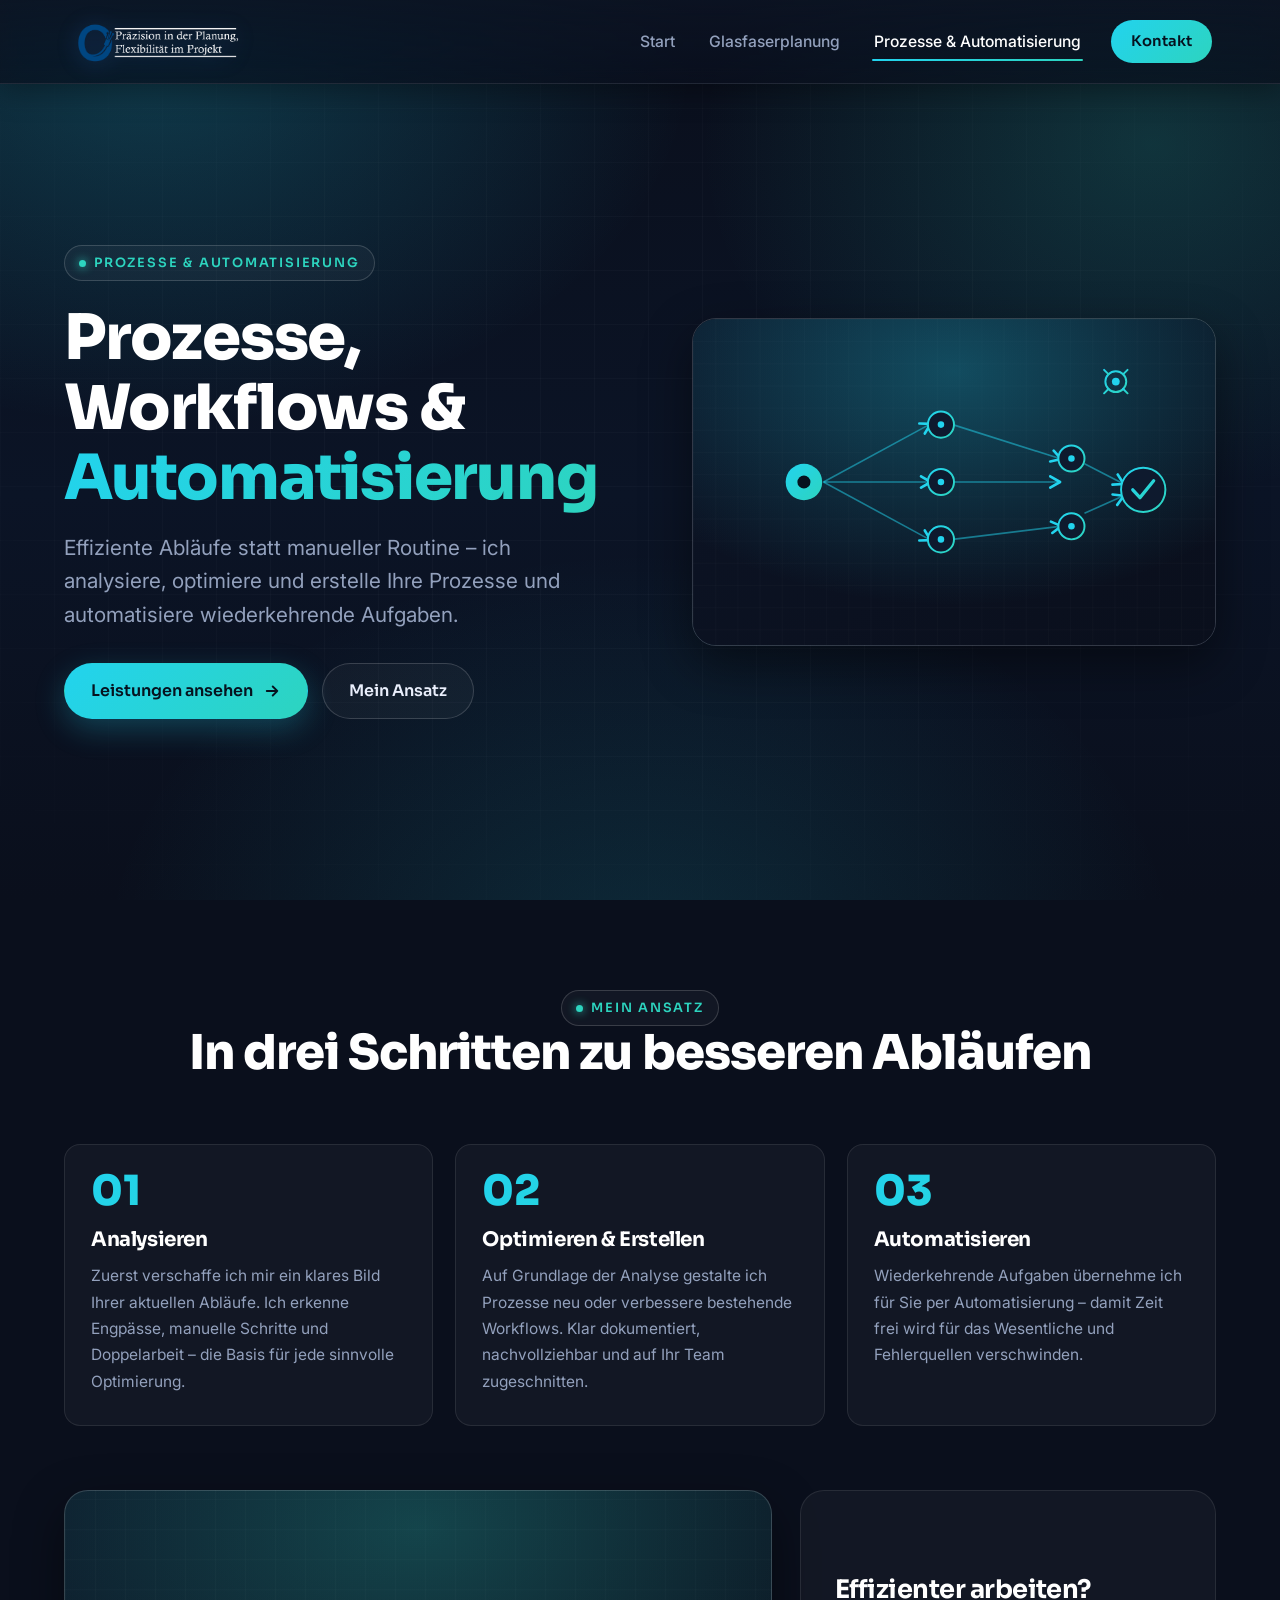
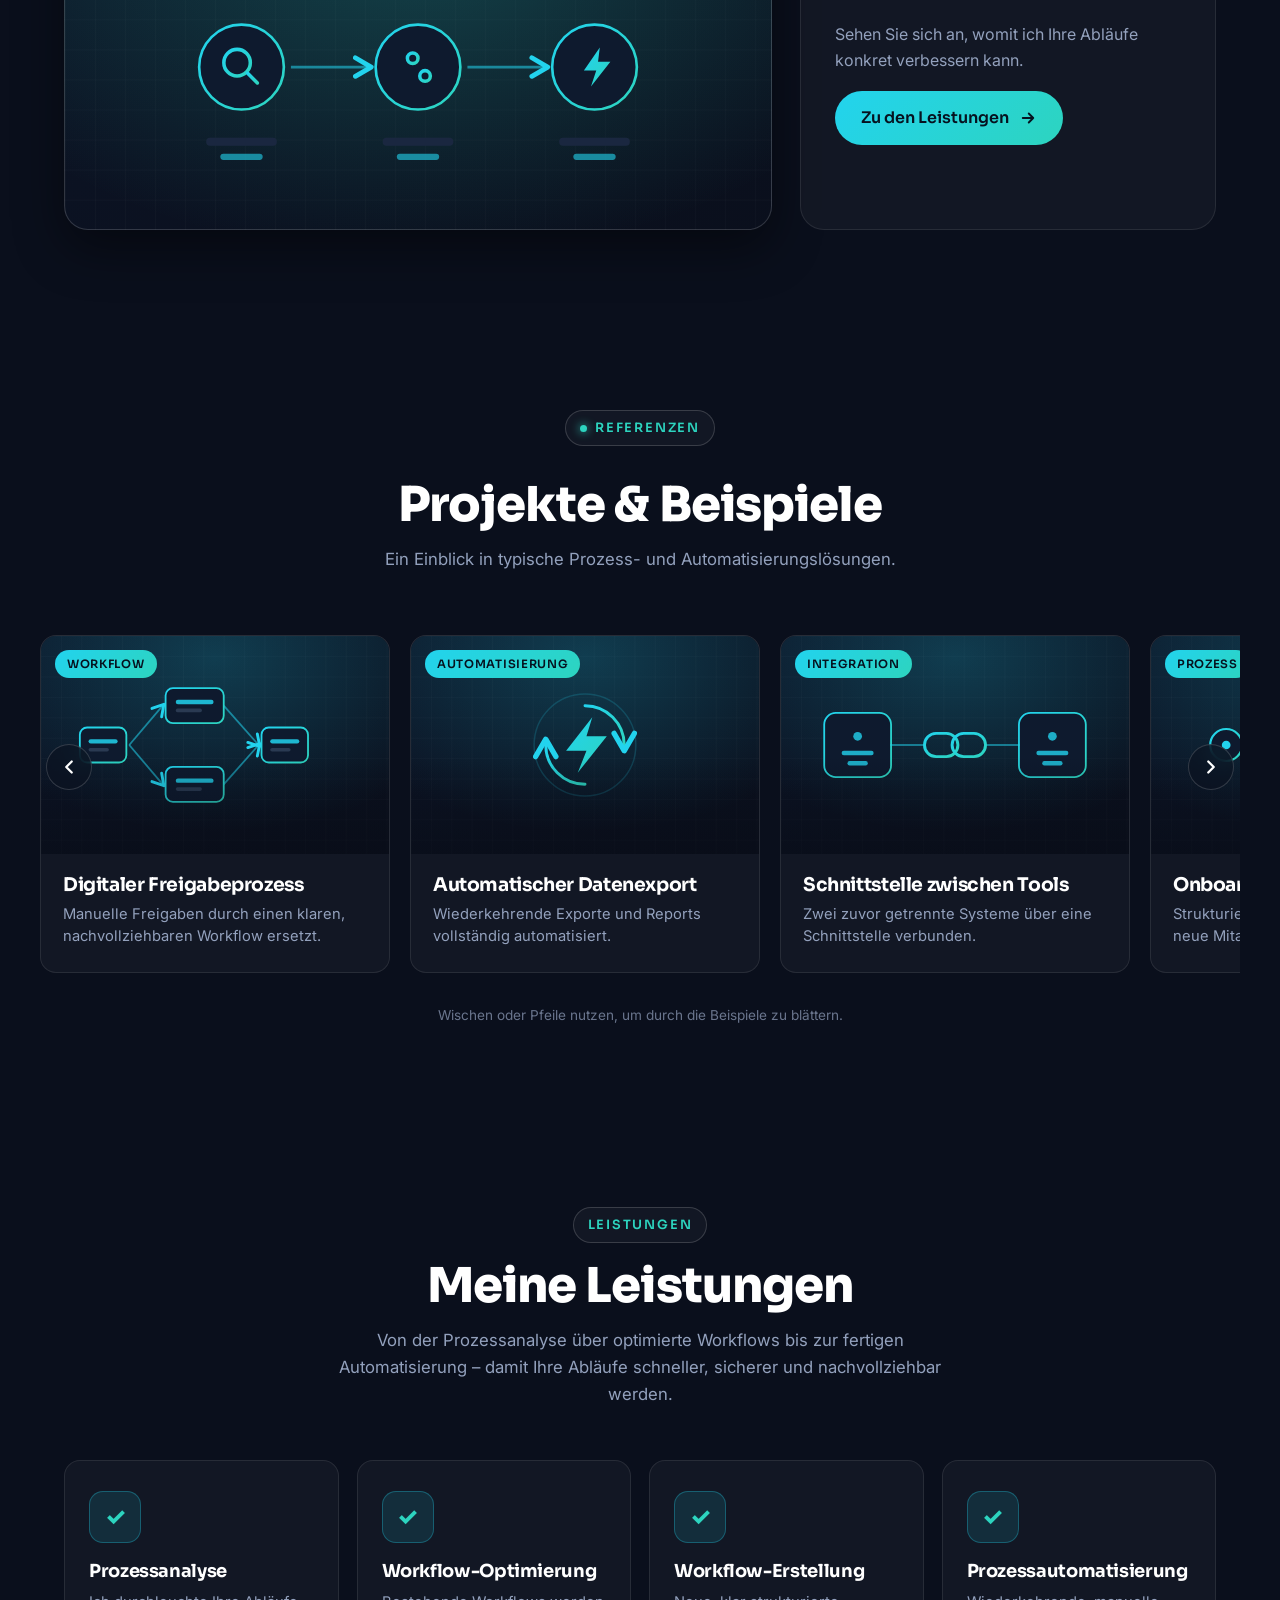
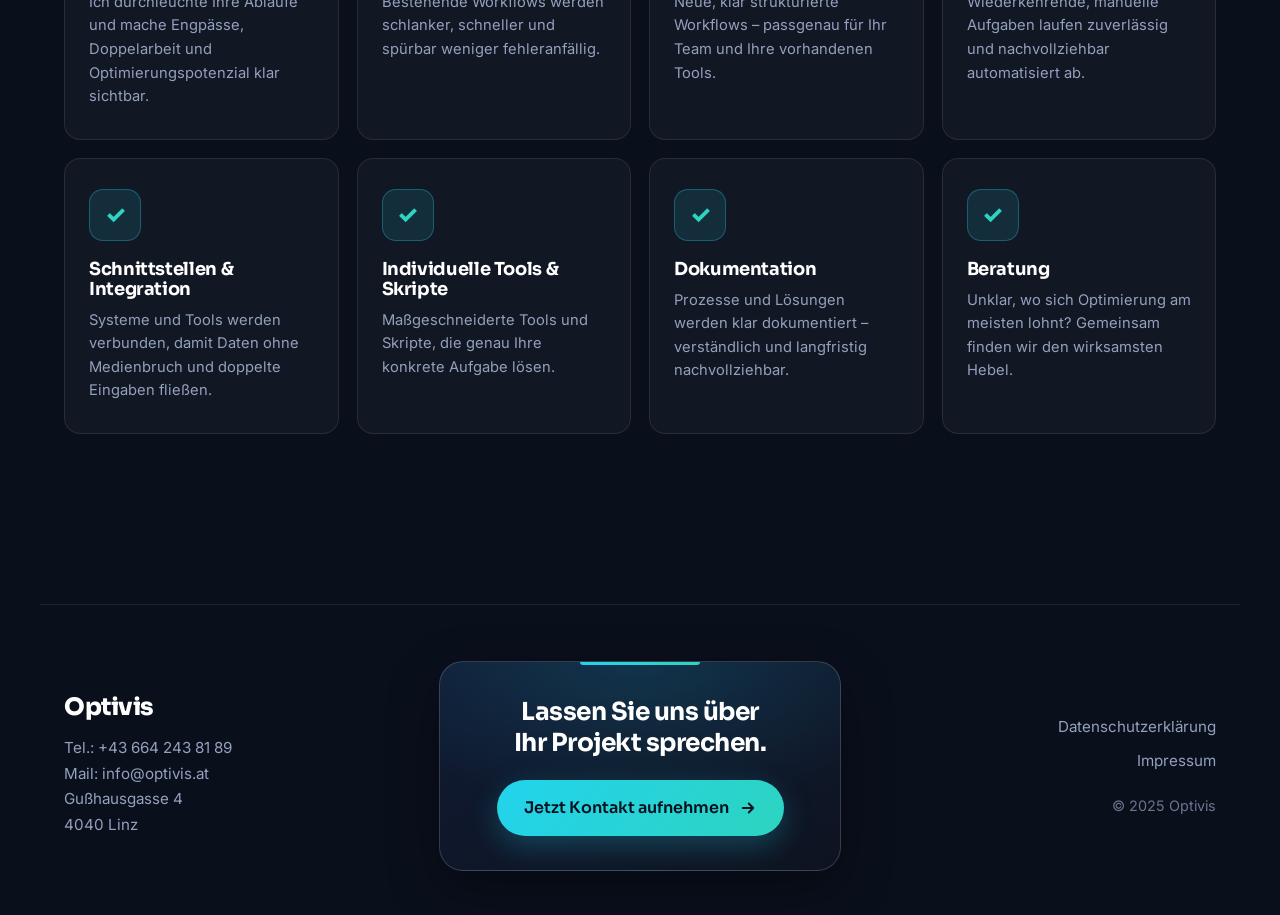
<file: it/index.html>
<!DOCTYPE html>
<html lang="de">
<head>
  <meta charset="UTF-8">
  <meta name="viewport" content="width=device-width, initial-scale=1.0">
  <title>Prozesse & Automatisierung – Workflows & Effizienz | Optivis</title>
  <meta name="description" content="Optivis IT: Analyse, Optimierung und Erstellung von Prozessen und Workflows sowie maßgeschneiderte Automatisierungen.">
  <link rel="stylesheet" href="/style.css">
  <link rel="icon" href="/favicon.svg" type="image/svg+xml">
  <link rel="preconnect" href="https://fonts.googleapis.com">
  <link rel="preconnect" href="https://fonts.gstatic.com" crossorigin>
  <link href="https://fonts.googleapis.com/css2?family=Inter:wght@400;500;600;700&family=Sora:wght@600;700;800&display=swap" rel="stylesheet">
</head>
<body class="theme-it">

  <!-- HEADER -->
  <header>
    <nav class="nav-container">
      <a href="/" class="logo">
        <img src="/images/HeaderImg.png" alt="Optivis Logo">
      </a>

      <ul class="nav-links" id="primary-nav">
        <li><a href="/">Start</a></li>
        <li><a href="/telkom/">Glasfaserplanung</a></li>
        <li><a href="/it/" class="active">Prozesse &amp; Automatisierung</a></li>
      </ul>

      <a href="mailto:info@optivis.at" class="nav-cta">Kontakt</a>
      <button class="nav-toggle" type="button" aria-label="Menü öffnen" aria-expanded="false" aria-controls="primary-nav">
        <span></span><span></span><span></span>
      </button>
    </nav>
  </header>

  <!-- HERO -->
  <section id="hero" class="hero">
    <div class="hero-content reveal">
      <div class="hero-text">
        <span class="eyebrow">Prozesse &amp; Automatisierung</span>
        <h1>Prozesse, Workflows &amp; <span class="accent">Automatisierung</span></h1>
        <p>Effiziente Abläufe statt manueller Routine – ich analysiere, optimiere und erstelle Ihre Prozesse und automatisiere wiederkehrende Aufgaben.</p>
        <div class="hero-actions">
          <a href="#section2" class="btn btn--primary">
            Leistungen ansehen
            <svg viewBox="0 0 24 24" fill="none" stroke="currentColor" stroke-width="2.5" stroke-linecap="round" stroke-linejoin="round"><path d="M5 12h14M13 6l6 6-6 6"/></svg>
          </a>
          <a href="#section1" class="btn btn--ghost">Mein Ansatz</a>
        </div>
      </div>

      <div class="hero-image">
        <img src="/images/it-hero.svg" alt="Automatisierter Workflow">
      </div>
    </div>
  </section>

  <!-- ANSATZ -->
  <section id="section1" class="section section-1 section-about">
    <div class="section1-wrapper reveal reveal-delay-1">

      <div class="section1-top">
        <span class="eyebrow">Mein Ansatz</span>
        <h2>In drei Schritten zu besseren Abläufen</h2>
      </div>

      <div class="section1-middle">
        <div class="info-grid">

          <div class="info-box info-box--step">
            <span class="step-num">01</span>
            <h3>Analysieren</h3>
            <p>
              Zuerst verschaffe ich mir ein klares Bild Ihrer aktuellen Abläufe. Ich erkenne
              Engpässe, manuelle Schritte und Doppelarbeit – die Basis für jede sinnvolle
              Optimierung.
            </p>
          </div>

          <div class="info-box info-box--step">
            <span class="step-num">02</span>
            <h3>Optimieren &amp; Erstellen</h3>
            <p>
              Auf Grundlage der Analyse gestalte ich Prozesse neu oder verbessere bestehende
              Workflows. Klar dokumentiert, nachvollziehbar und auf Ihr Team zugeschnitten.
            </p>
          </div>

          <div class="info-box info-box--step">
            <span class="step-num">03</span>
            <h3>Automatisieren</h3>
            <p>
              Wiederkehrende Aufgaben übernehme ich für Sie per Automatisierung – damit Zeit
              frei wird für das Wesentliche und Fehlerquellen verschwinden.
            </p>
          </div>

        </div>
      </div>

      <div class="section1-bottom">
        <div class="image-window"></div>

        <div class="section1-cta">
          <h3>Effizienter arbeiten?</h3>
          <p>Sehen Sie sich an, womit ich Ihre Abläufe konkret verbessern kann.</p>
          <a href="#section2" class="section-btn">
            Zu den Leistungen
            <svg viewBox="0 0 24 24" fill="none" stroke="currentColor" stroke-width="2.5" stroke-linecap="round" stroke-linejoin="round"><path d="M5 12h14M13 6l6 6-6 6"/></svg>
          </a>
        </div>
      </div>

    </div>
  </section>

  <!-- REFERENZEN -->
  <section id="referenzen" class="section section-refs">
    <div class="container reveal reveal-delay-1">
      <div class="section-head">
        <span class="eyebrow" style="margin-bottom:16px;">Referenzen</span>
        <h2>Projekte &amp; Beispiele</h2>
        <p>Ein Einblick in typische Prozess- und Automatisierungslösungen.</p>
      </div>
    </div>

    <!-- Bilder ersetzen: style="background-image:url('/images/DEIN-BILD.jpg')" -->
    <div class="carousel reveal reveal-delay-2">
      <button class="carousel-btn carousel-btn--prev" type="button" aria-label="Vorheriges Projekt">
        <svg viewBox="0 0 24 24" fill="none" stroke="currentColor" stroke-width="2.5" stroke-linecap="round" stroke-linejoin="round"><path d="M15 18l-6-6 6-6"/></svg>
      </button>

      <div class="carousel-track" id="refTrack">

        <article class="ref-card">
          <div class="ref-card__img" style="background-image:url('/images/it-ref-workflow.svg')">
            <span class="ref-card__tag">Workflow</span>
          </div>
          <div class="ref-card__body">
            <h3>Digitaler Freigabeprozess</h3>
            <p>Manuelle Freigaben durch einen klaren, nachvollziehbaren Workflow ersetzt.</p>
          </div>
        </article>

        <article class="ref-card">
          <div class="ref-card__img" style="background-image:url('/images/it-ref-automatisierung.svg')">
            <span class="ref-card__tag">Automatisierung</span>
          </div>
          <div class="ref-card__body">
            <h3>Automatischer Datenexport</h3>
            <p>Wiederkehrende Exporte und Reports vollständig automatisiert.</p>
          </div>
        </article>

        <article class="ref-card">
          <div class="ref-card__img" style="background-image:url('/images/it-ref-integration.svg')">
            <span class="ref-card__tag">Integration</span>
          </div>
          <div class="ref-card__body">
            <h3>Schnittstelle zwischen Tools</h3>
            <p>Zwei zuvor getrennte Systeme über eine Schnittstelle verbunden.</p>
          </div>
        </article>

        <article class="ref-card">
          <div class="ref-card__img" style="background-image:url('/images/it-ref-prozess.svg')">
            <span class="ref-card__tag">Prozess</span>
          </div>
          <div class="ref-card__body">
            <h3>Onboarding-Prozess</h3>
            <p>Strukturierter, dokumentierter Ablauf für neue Mitarbeitende.</p>
          </div>
        </article>

        <article class="ref-card">
          <div class="ref-card__img" style="background-image:url('/images/it-ref-skripting.svg')">
            <span class="ref-card__tag">Skripting</span>
          </div>
          <div class="ref-card__body">
            <h3>Routineaufgaben per Skript</h3>
            <p>Zeitintensive Standardaufgaben durch Skripte abgelöst.</p>
          </div>
        </article>

      </div>

      <button class="carousel-btn carousel-btn--next" type="button" aria-label="Nächstes Projekt">
        <svg viewBox="0 0 24 24" fill="none" stroke="currentColor" stroke-width="2.5" stroke-linecap="round" stroke-linejoin="round"><path d="M9 18l6-6-6-6"/></svg>
      </button>
    </div>

    <p class="carousel-hint">Wischen oder Pfeile nutzen, um durch die Beispiele zu blättern.</p>
  </section>

  <!-- LEISTUNGEN -->
  <section id="section2" class="section section-2 section-offers">
    <div class="reveal reveal-delay-1">

      <div class="offers-center">
        <span class="eyebrow" style="display:block;width:max-content;margin:0 auto 16px;">Leistungen</span>
        <h2>Meine Leistungen</h2>
        <p class="offers-sub">
          Von der Prozessanalyse über optimierte Workflows bis zur fertigen Automatisierung –
          damit Ihre Abläufe schneller, sicherer und nachvollziehbar werden.
        </p>

        <div class="offers-grid">
          <div class="offer-card">
            <div class="offer-icon"><span>✓</span></div>
            <h3>Prozessanalyse</h3>
            <p>Ich durchleuchte Ihre Abläufe und mache Engpässe, Doppelarbeit und Optimierungspotenzial klar sichtbar.</p>
          </div>

          <div class="offer-card">
            <div class="offer-icon"><span>✓</span></div>
            <h3>Workflow-Optimierung</h3>
            <p>Bestehende Workflows werden schlanker, schneller und spürbar weniger fehleranfällig.</p>
          </div>

          <div class="offer-card">
            <div class="offer-icon"><span>✓</span></div>
            <h3>Workflow-Erstellung</h3>
            <p>Neue, klar strukturierte Workflows – passgenau für Ihr Team und Ihre vorhandenen Tools.</p>
          </div>

          <div class="offer-card">
            <div class="offer-icon"><span>✓</span></div>
            <h3>Prozessautomatisierung</h3>
            <p>Wiederkehrende, manuelle Aufgaben laufen zuverlässig und nachvollziehbar automatisiert ab.</p>
          </div>

          <div class="offer-card">
            <div class="offer-icon"><span>✓</span></div>
            <h3>Schnittstellen &amp; Integration</h3>
            <p>Systeme und Tools werden verbunden, damit Daten ohne Medienbruch und doppelte Eingaben fließen.</p>
          </div>

          <div class="offer-card">
            <div class="offer-icon"><span>✓</span></div>
            <h3>Individuelle Tools &amp; Skripte</h3>
            <p>Maßgeschneiderte Tools und Skripte, die genau Ihre konkrete Aufgabe lösen.</p>
          </div>

          <div class="offer-card">
            <div class="offer-icon"><span>✓</span></div>
            <h3>Dokumentation</h3>
            <p>Prozesse und Lösungen werden klar dokumentiert – verständlich und langfristig nachvollziehbar.</p>
          </div>

          <div class="offer-card">
            <div class="offer-icon"><span>✓</span></div>
            <h3>Beratung</h3>
            <p>Unklar, wo sich Optimierung am meisten lohnt? Gemeinsam finden wir den wirksamsten Hebel.</p>
          </div>
        </div>
      </div>

    </div>
  </section>

  <!-- FOOTER -->
  <footer class="site-footer">
    <div class="section2-divider"></div>
    <div class="section2-footer">
      <div class="footer-company">
        <h3>Optivis</h3>
        <p>Tel.: <a href="tel:+436642438189">+43 664 243 81 89</a></p>
        <p>Mail: <a href="mailto:info@optivis.at">info@optivis.at</a></p>
        <p>Gußhausgasse 4<br>4040 Linz</p>
      </div>

      <div class="footer-cta">
        <h3>Lassen Sie uns über<br>Ihr Projekt sprechen.</h3>
        <a href="mailto:info@optivis.at" class="btn btn--primary">
          Jetzt Kontakt aufnehmen
          <svg viewBox="0 0 24 24" fill="none" stroke="currentColor" stroke-width="2.5" stroke-linecap="round" stroke-linejoin="round"><path d="M5 12h14M13 6l6 6-6 6"/></svg>
        </a>
      </div>

      <div class="footer-links">
        <a href="/datenschutz/">Datenschutzerklärung</a>
        <a href="/impressum/">Impressum</a>
        <p>© 2025 Optivis</p>
      </div>
    </div>
  </footer>

  <script>
    /* Scroll Reveal */
    const revealObserver = new IntersectionObserver((entries) => {
      entries.forEach(entry => {
        if (entry.isIntersecting) {
          entry.target.classList.add('visible');
          revealObserver.unobserve(entry.target);
        }
      });
    }, { threshold: 0.15 });

    document.querySelectorAll('.reveal').forEach(el => revealObserver.observe(el));

    /* Referenzen-Karussell */
    const track = document.getElementById('refTrack');
    if (track) {
      const step = () => {
        const card = track.querySelector('.ref-card');
        return card ? card.getBoundingClientRect().width + 20 : 320;
      };
      document.querySelector('.carousel-btn--next')
        ?.addEventListener('click', () => track.scrollBy({ left: step(), behavior: 'smooth' }));
      document.querySelector('.carousel-btn--prev')
        ?.addEventListener('click', () => track.scrollBy({ left: -step(), behavior: 'smooth' }));

      let isDown = false, startX = 0, startLeft = 0;
      track.addEventListener('pointerdown', (e) => {
        if (e.pointerType !== 'mouse') return;
        isDown = true;
        startX = e.pageX;
        startLeft = track.scrollLeft;
        track.style.cursor = 'grabbing';
      });
      track.addEventListener('pointermove', (e) => {
        if (!isDown) return;
        track.scrollLeft = startLeft - (e.pageX - startX);
      });
      const endDrag = () => { isDown = false; track.style.cursor = ''; };
      track.addEventListener('pointerup', endDrag);
      track.addEventListener('pointerleave', endDrag);
    }
  </script>

  <script src="/nav.js"></script>
</body>
</html>
</file>
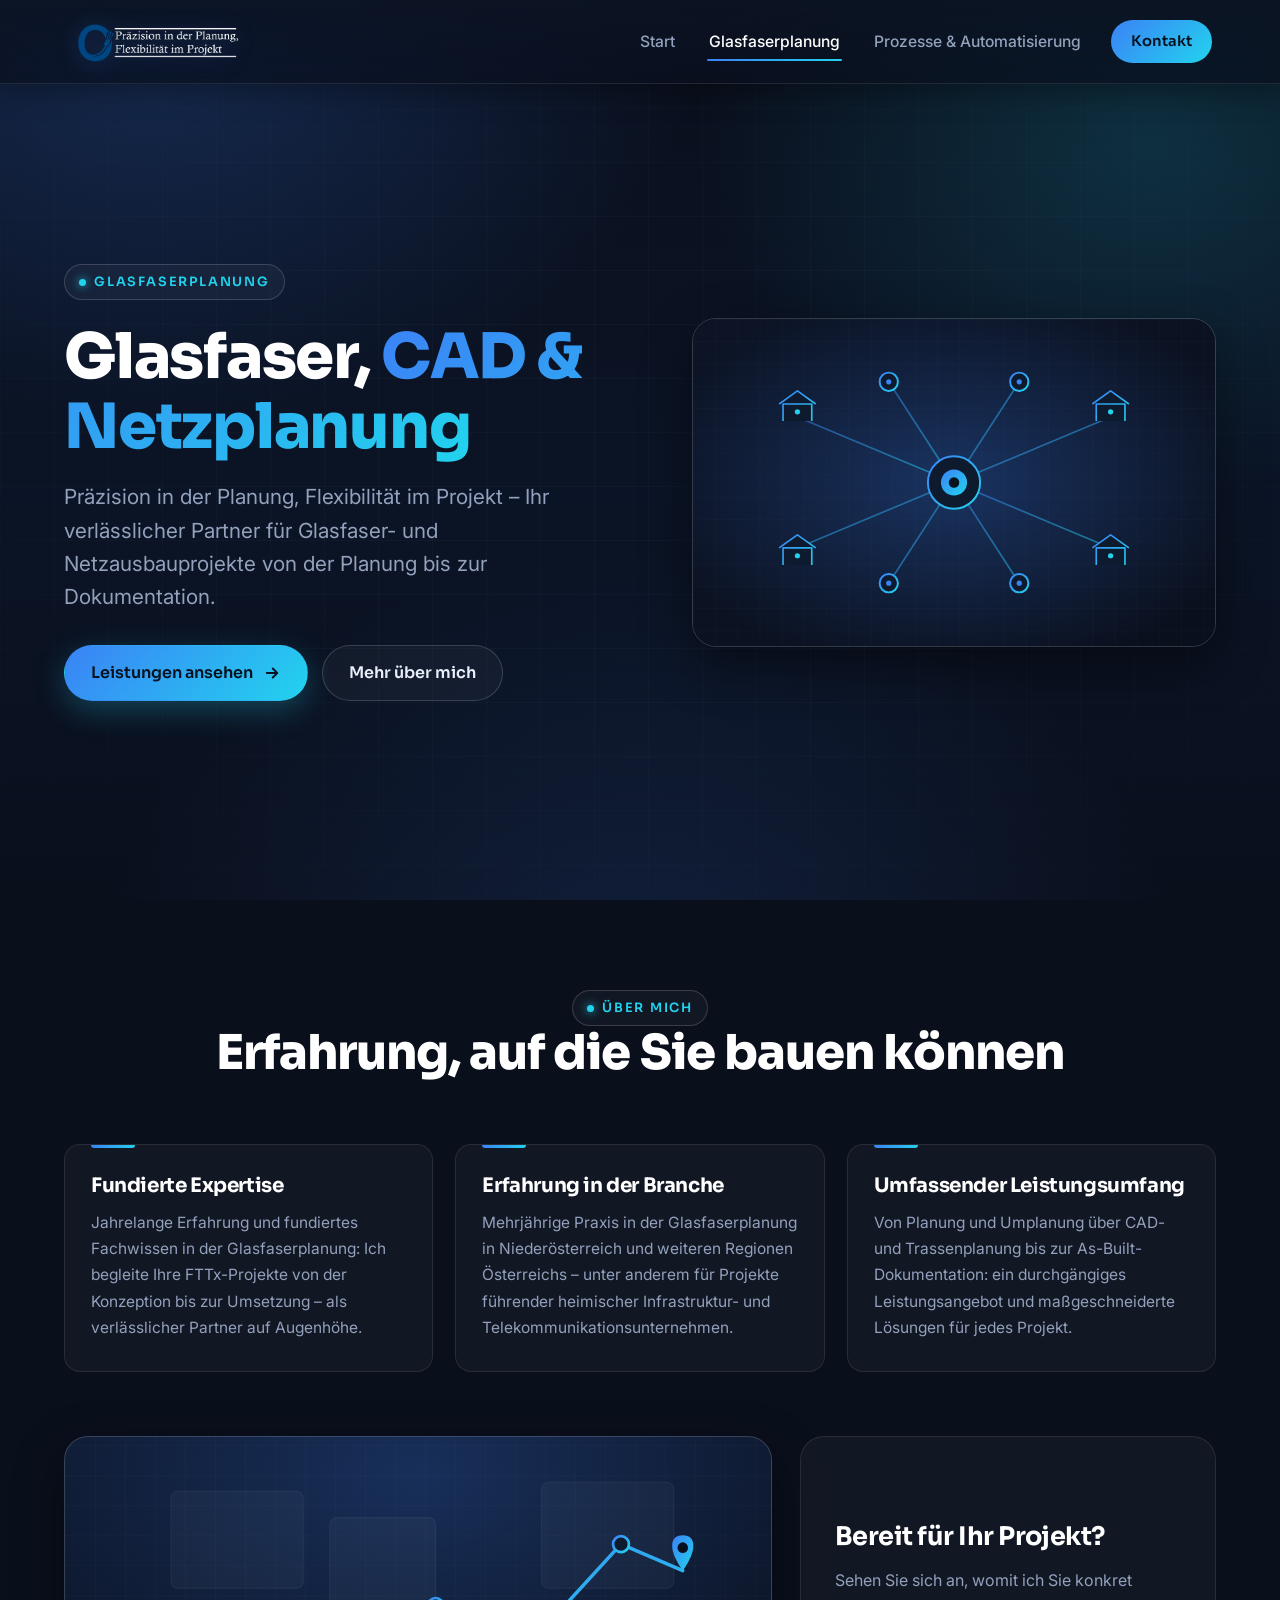
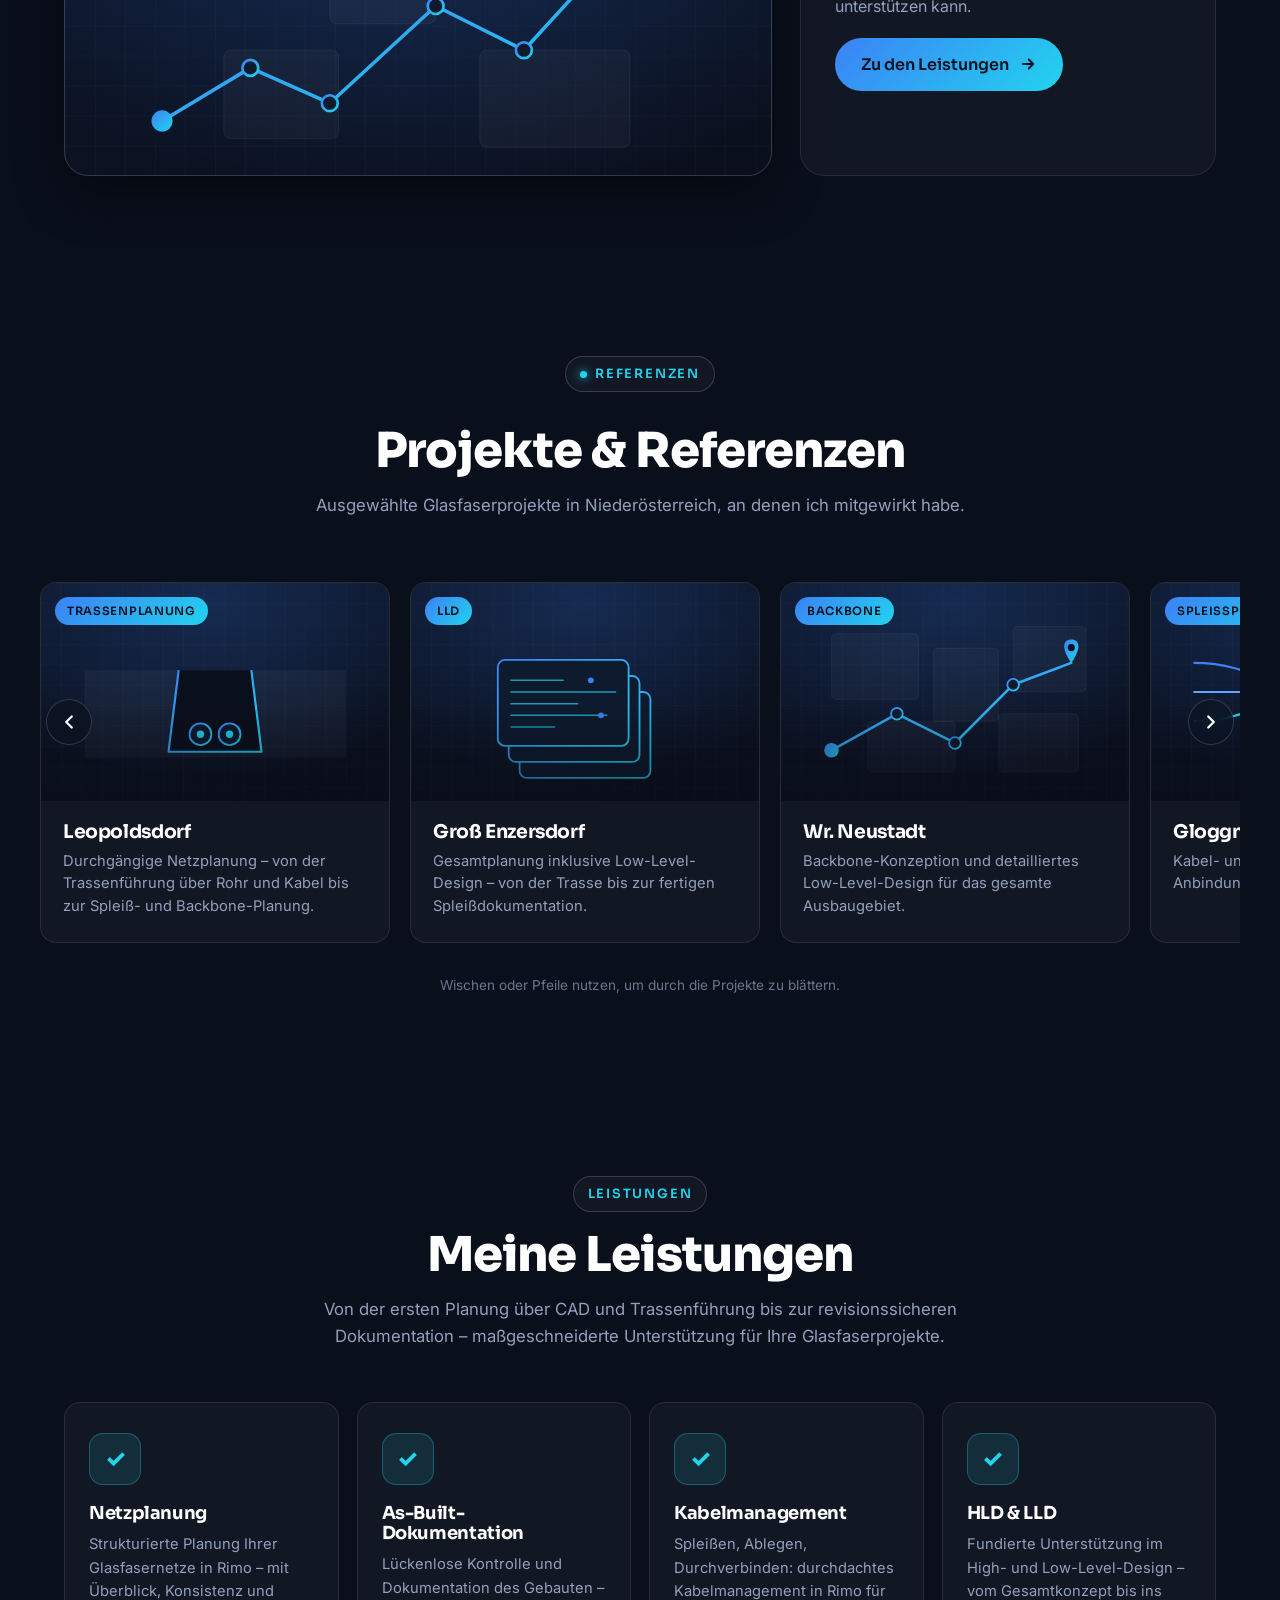
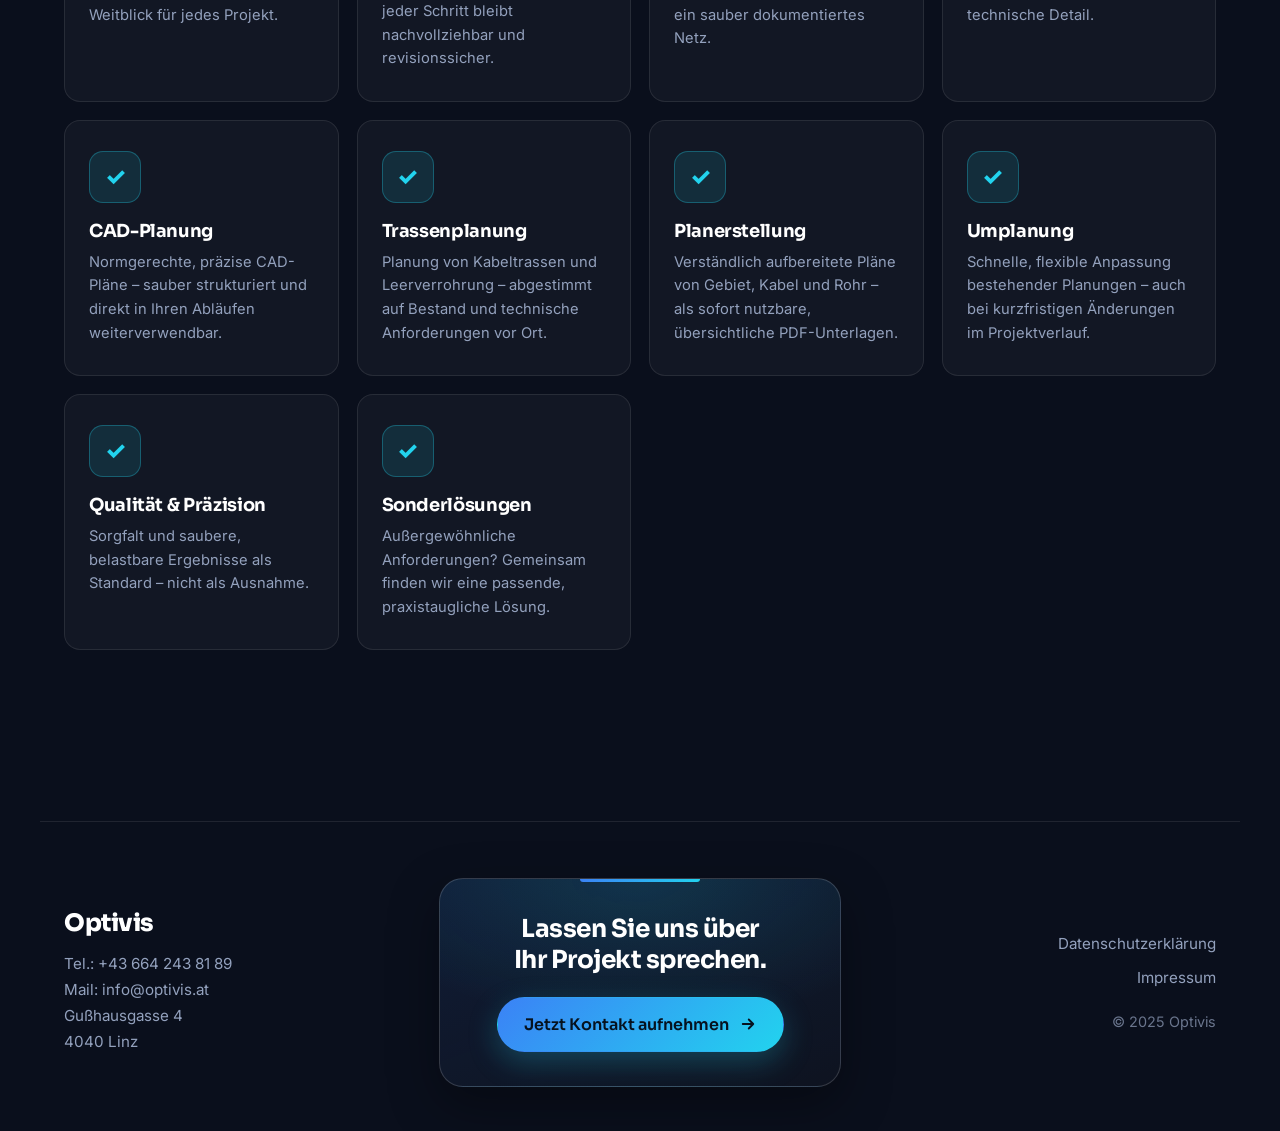
<file: telkom/index.html>
<!DOCTYPE html>
<html lang="de">
<head>
  <meta charset="UTF-8">
  <meta name="viewport" content="width=device-width, initial-scale=1.0">
  <title>Glasfaserplanung – Glasfaser, CAD & Netzplanung | Optivis</title>
  <meta name="description" content="Optivis Glasfaserplanung: Glasfaser- & FTTx-Planung, CAD-Planung und Trassenplanung – von der Planung bis zur As-Built-Dokumentation.">
  <link rel="stylesheet" href="/style.css">
  <link rel="icon" href="/favicon.svg" type="image/svg+xml">
  <link rel="preconnect" href="https://fonts.googleapis.com">
  <link rel="preconnect" href="https://fonts.gstatic.com" crossorigin>
  <link href="https://fonts.googleapis.com/css2?family=Inter:wght@400;500;600;700&family=Sora:wght@600;700;800&display=swap" rel="stylesheet">
</head>
<body class="theme-infra">

  <!-- HEADER -->
  <header>
    <nav class="nav-container">
      <a href="/" class="logo">
        <img src="/images/HeaderImg.png" alt="Optivis Logo">
      </a>

      <ul class="nav-links" id="primary-nav">
        <li><a href="/">Start</a></li>
        <li><a href="/telkom/" class="active">Glasfaserplanung</a></li>
        <li><a href="/it/">Prozesse &amp; Automatisierung</a></li>
      </ul>

      <a href="mailto:info@optivis.at" class="nav-cta">Kontakt</a>
      <button class="nav-toggle" type="button" aria-label="Menü öffnen" aria-expanded="false" aria-controls="primary-nav">
        <span></span><span></span><span></span>
      </button>
    </nav>
  </header>

  <!-- HERO -->
  <section id="hero" class="hero">
    <div class="hero-content reveal">
      <div class="hero-text">
        <span class="eyebrow">Glasfaserplanung</span>
        <h1>Glasfaser, <span class="accent">CAD &amp; Netzplanung</span></h1>
        <p>Präzision in der Planung, Flexibilität im Projekt – Ihr verlässlicher Partner für Glasfaser- und Netzausbauprojekte von der Planung bis zur Dokumentation.</p>
        <div class="hero-actions">
          <a href="#section2" class="btn btn--primary">
            Leistungen ansehen
            <svg viewBox="0 0 24 24" fill="none" stroke="currentColor" stroke-width="2.5" stroke-linecap="round" stroke-linejoin="round"><path d="M5 12h14M13 6l6 6-6 6"/></svg>
          </a>
          <a href="#section1" class="btn btn--ghost">Mehr über mich</a>
        </div>
      </div>

      <div class="hero-image">
        <img src="/images/infra-hero.svg" alt="Glasfaser-Verteilnetz">
      </div>
    </div>
  </section>

  <!-- ÜBER MICH -->
  <section id="section1" class="section section-1 section-about">
    <div class="section1-wrapper reveal reveal-delay-1">

      <div class="section1-top">
        <span class="eyebrow">Über mich</span>
        <h2>Erfahrung, auf die Sie bauen können</h2>
      </div>

      <div class="section1-middle">
        <div class="info-grid">

          <div class="info-box">
            <h3>Fundierte Expertise</h3>
            <p>
              Jahrelange Erfahrung und fundiertes Fachwissen in der Glasfaserplanung:
              Ich begleite Ihre FTTx-Projekte von der Konzeption bis zur Umsetzung –
              als verlässlicher Partner auf Augenhöhe.
            </p>
          </div>

          <div class="info-box">
            <h3>Erfahrung in der Branche</h3>
            <p>
              Mehrjährige Praxis in der Glasfaserplanung in Niederösterreich und weiteren
              Regionen Österreichs – unter anderem für Projekte führender heimischer
              Infrastruktur- und Telekommunikationsunternehmen.
            </p>
          </div>

          <div class="info-box">
            <h3>Umfassender Leistungsumfang</h3>
            <p>
              Von Planung und Umplanung über CAD- und Trassenplanung bis zur
              As-Built-Dokumentation: ein durchgängiges Leistungsangebot und
              maßgeschneiderte Lösungen für jedes Projekt.
            </p>
          </div>

        </div>
      </div>

      <div class="section1-bottom">
        <div class="image-window"></div>

        <div class="section1-cta">
          <h3>Bereit für Ihr Projekt?</h3>
          <p>Sehen Sie sich an, womit ich Sie konkret unterstützen kann.</p>
          <a href="#section2" class="section-btn">
            Zu den Leistungen
            <svg viewBox="0 0 24 24" fill="none" stroke="currentColor" stroke-width="2.5" stroke-linecap="round" stroke-linejoin="round"><path d="M5 12h14M13 6l6 6-6 6"/></svg>
          </a>
        </div>
      </div>

    </div>
  </section>

  <!-- REFERENZEN -->
  <section id="referenzen" class="section section-refs">
    <div class="container reveal reveal-delay-1">
      <div class="section-head">
        <span class="eyebrow" style="margin-bottom:16px;">Referenzen</span>
        <h2>Projekte &amp; Referenzen</h2>
        <p>Ausgewählte Glasfaserprojekte in Niederösterreich, an denen ich mitgewirkt habe.</p>
      </div>
    </div>

    <!-- Bilder ersetzen: style="background-image:url('/images/DEIN-BILD.jpg')" -->
    <div class="carousel reveal reveal-delay-2">
      <button class="carousel-btn carousel-btn--prev" type="button" aria-label="Vorheriges Projekt">
        <svg viewBox="0 0 24 24" fill="none" stroke="currentColor" stroke-width="2.5" stroke-linecap="round" stroke-linejoin="round"><path d="M15 18l-6-6 6-6"/></svg>
      </button>

      <div class="carousel-track" id="refTrack">

        <article class="ref-card">
          <div class="ref-card__img" style="background-image:url('/images/infra-tiefbau.svg')">
            <span class="ref-card__tag">Trassenplanung</span>
          </div>
          <div class="ref-card__body">
            <h3>Leopoldsdorf</h3>
            <p>Durchgängige Netzplanung – von der Trassenführung über Rohr und Kabel bis zur Spleiß- und Backbone-Planung.</p>
          </div>
        </article>

        <article class="ref-card">
          <div class="ref-card__img" style="background-image:url('/images/infra-lld.svg')">
            <span class="ref-card__tag">LLD</span>
          </div>
          <div class="ref-card__body">
            <h3>Groß Enzersdorf</h3>
            <p>Gesamtplanung inklusive Low-Level-Design – von der Trasse bis zur fertigen Spleißdokumentation.</p>
          </div>
        </article>

        <article class="ref-card">
          <div class="ref-card__img" style="background-image:url('/images/infra-planung.svg')">
            <span class="ref-card__tag">Backbone</span>
          </div>
          <div class="ref-card__body">
            <h3>Wr. Neustadt</h3>
            <p>Backbone-Konzeption und detailliertes Low-Level-Design für das gesamte Ausbaugebiet.</p>
          </div>
        </article>

        <article class="ref-card">
          <div class="ref-card__img" style="background-image:url('/images/infra-spleissen.svg')">
            <span class="ref-card__tag">Spleißplanung</span>
          </div>
          <div class="ref-card__body">
            <h3>Gloggnitz</h3>
            <p>Kabel- und Spleißplanung mit Backbone-Anbindung, inklusive Low-Level-Design.</p>
          </div>
        </article>

        <article class="ref-card">
          <div class="ref-card__img" style="background-image:url('/images/infra-fttx.svg')">
            <span class="ref-card__tag">Kabelplanung</span>
          </div>
          <div class="ref-card__body">
            <h3>Ebenfurth</h3>
            <p>Kabel- und Rohrplanung mit Backbone-Anbindung und vollständigem Low-Level-Design.</p>
          </div>
        </article>

        <article class="ref-card">
          <div class="ref-card__img" style="background-image:url('/images/infra-tiefbau.svg')">
            <span class="ref-card__tag">Trassenplanung</span>
          </div>
          <div class="ref-card__body">
            <h3>Gänserndorf</h3>
            <p>Trassen-, Rohr- und Kabelplanung inklusive Spleiß- und Backbone-Konzeption.</p>
          </div>
        </article>

        <article class="ref-card">
          <div class="ref-card__img" style="background-image:url('/images/infra-lld.svg')">
            <span class="ref-card__tag">LLD</span>
          </div>
          <div class="ref-card__body">
            <h3>Traiskirchen</h3>
            <p>Detaillierte Low-Level-Design-Planung des Verteilnetzes.</p>
          </div>
        </article>

      </div>

      <button class="carousel-btn carousel-btn--next" type="button" aria-label="Nächstes Projekt">
        <svg viewBox="0 0 24 24" fill="none" stroke="currentColor" stroke-width="2.5" stroke-linecap="round" stroke-linejoin="round"><path d="M9 18l6-6-6-6"/></svg>
      </button>
    </div>

    <p class="carousel-hint">Wischen oder Pfeile nutzen, um durch die Projekte zu blättern.</p>
  </section>

  <!-- LEISTUNGEN -->
  <section id="section2" class="section section-2 section-offers">
    <div class="reveal reveal-delay-1">

      <div class="offers-center">
        <span class="eyebrow" style="display:block;width:max-content;margin:0 auto 16px;">Leistungen</span>
        <h2>Meine Leistungen</h2>
        <p class="offers-sub">
          Von der ersten Planung über CAD und Trassenführung bis zur revisionssicheren
          Dokumentation – maßgeschneiderte Unterstützung für Ihre Glasfaserprojekte.
        </p>

        <div class="offers-grid">
          <div class="offer-card">
            <div class="offer-icon"><span>✓</span></div>
            <h3>Netzplanung</h3>
            <p>Strukturierte Planung Ihrer Glasfasernetze in Rimo – mit Überblick, Konsistenz und Weitblick für jedes Projekt.</p>
          </div>

          <div class="offer-card">
            <div class="offer-icon"><span>✓</span></div>
            <h3>As-Built-Dokumentation</h3>
            <p>Lückenlose Kontrolle und Dokumentation des Gebauten – jeder Schritt bleibt nachvollziehbar und revisionssicher.</p>
          </div>

          <div class="offer-card">
            <div class="offer-icon"><span>✓</span></div>
            <h3>Kabelmanagement</h3>
            <p>Spleißen, Ablegen, Durchverbinden: durchdachtes Kabelmanagement in Rimo für ein sauber dokumentiertes Netz.</p>
          </div>

          <div class="offer-card">
            <div class="offer-icon"><span>✓</span></div>
            <h3>HLD &amp; LLD</h3>
            <p>Fundierte Unterstützung im High- und Low-Level-Design – vom Gesamtkonzept bis ins technische Detail.</p>
          </div>

          <div class="offer-card">
            <div class="offer-icon"><span>✓</span></div>
            <h3>CAD-Planung</h3>
            <p>Normgerechte, präzise CAD-Pläne – sauber strukturiert und direkt in Ihren Abläufen weiterverwendbar.</p>
          </div>

          <div class="offer-card">
            <div class="offer-icon"><span>✓</span></div>
            <h3>Trassenplanung</h3>
            <p>Planung von Kabeltrassen und Leerverrohrung – abgestimmt auf Bestand und technische Anforderungen vor Ort.</p>
          </div>

          <div class="offer-card">
            <div class="offer-icon"><span>✓</span></div>
            <h3>Planerstellung</h3>
            <p>Verständlich aufbereitete Pläne von Gebiet, Kabel und Rohr – als sofort nutzbare, übersichtliche PDF-Unterlagen.</p>
          </div>

          <div class="offer-card">
            <div class="offer-icon"><span>✓</span></div>
            <h3>Umplanung</h3>
            <p>Schnelle, flexible Anpassung bestehender Planungen – auch bei kurzfristigen Änderungen im Projektverlauf.</p>
          </div>

          <div class="offer-card">
            <div class="offer-icon"><span>✓</span></div>
            <h3>Qualität &amp; Präzision</h3>
            <p>Sorgfalt und saubere, belastbare Ergebnisse als Standard – nicht als Ausnahme.</p>
          </div>

          <div class="offer-card">
            <div class="offer-icon"><span>✓</span></div>
            <h3>Sonderlösungen</h3>
            <p>Außergewöhnliche Anforderungen? Gemeinsam finden wir eine passende, praxistaugliche Lösung.</p>
          </div>
        </div>
      </div>

    </div>
  </section>

  <!-- FOOTER -->
  <footer class="site-footer">
    <div class="section2-divider"></div>
    <div class="section2-footer">
      <div class="footer-company">
        <h3>Optivis</h3>
        <p>Tel.: <a href="tel:+436642438189">+43 664 243 81 89</a></p>
        <p>Mail: <a href="mailto:info@optivis.at">info@optivis.at</a></p>
        <p>Gußhausgasse 4<br>4040 Linz</p>
      </div>

      <div class="footer-cta">
        <h3>Lassen Sie uns über<br>Ihr Projekt sprechen.</h3>
        <a href="mailto:info@optivis.at" class="btn btn--primary">
          Jetzt Kontakt aufnehmen
          <svg viewBox="0 0 24 24" fill="none" stroke="currentColor" stroke-width="2.5" stroke-linecap="round" stroke-linejoin="round"><path d="M5 12h14M13 6l6 6-6 6"/></svg>
        </a>
      </div>

      <div class="footer-links">
        <a href="/datenschutz/">Datenschutzerklärung</a>
        <a href="/impressum/">Impressum</a>
        <p>© 2025 Optivis</p>
      </div>
    </div>
  </footer>

  <script>
    /* Scroll Reveal */
    const revealObserver = new IntersectionObserver((entries) => {
      entries.forEach(entry => {
        if (entry.isIntersecting) {
          entry.target.classList.add('visible');
          revealObserver.unobserve(entry.target);
        }
      });
    }, { threshold: 0.15 });

    document.querySelectorAll('.reveal').forEach(el => revealObserver.observe(el));

    /* Referenzen-Karussell */
    const track = document.getElementById('refTrack');
    if (track) {
      const step = () => {
        const card = track.querySelector('.ref-card');
        return card ? card.getBoundingClientRect().width + 20 : 320;
      };
      document.querySelector('.carousel-btn--next')
        ?.addEventListener('click', () => track.scrollBy({ left: step(), behavior: 'smooth' }));
      document.querySelector('.carousel-btn--prev')
        ?.addEventListener('click', () => track.scrollBy({ left: -step(), behavior: 'smooth' }));

      let isDown = false, startX = 0, startLeft = 0;
      track.addEventListener('pointerdown', (e) => {
        if (e.pointerType !== 'mouse') return;
        isDown = true;
        startX = e.pageX;
        startLeft = track.scrollLeft;
        track.style.cursor = 'grabbing';
      });
      track.addEventListener('pointermove', (e) => {
        if (!isDown) return;
        track.scrollLeft = startLeft - (e.pageX - startX);
      });
      const endDrag = () => { isDown = false; track.style.cursor = ''; };
      track.addEventListener('pointerup', endDrag);
      track.addEventListener('pointerleave', endDrag);
    }
  </script>

  <script src="/nav.js"></script>
</body>
</html>
</file>
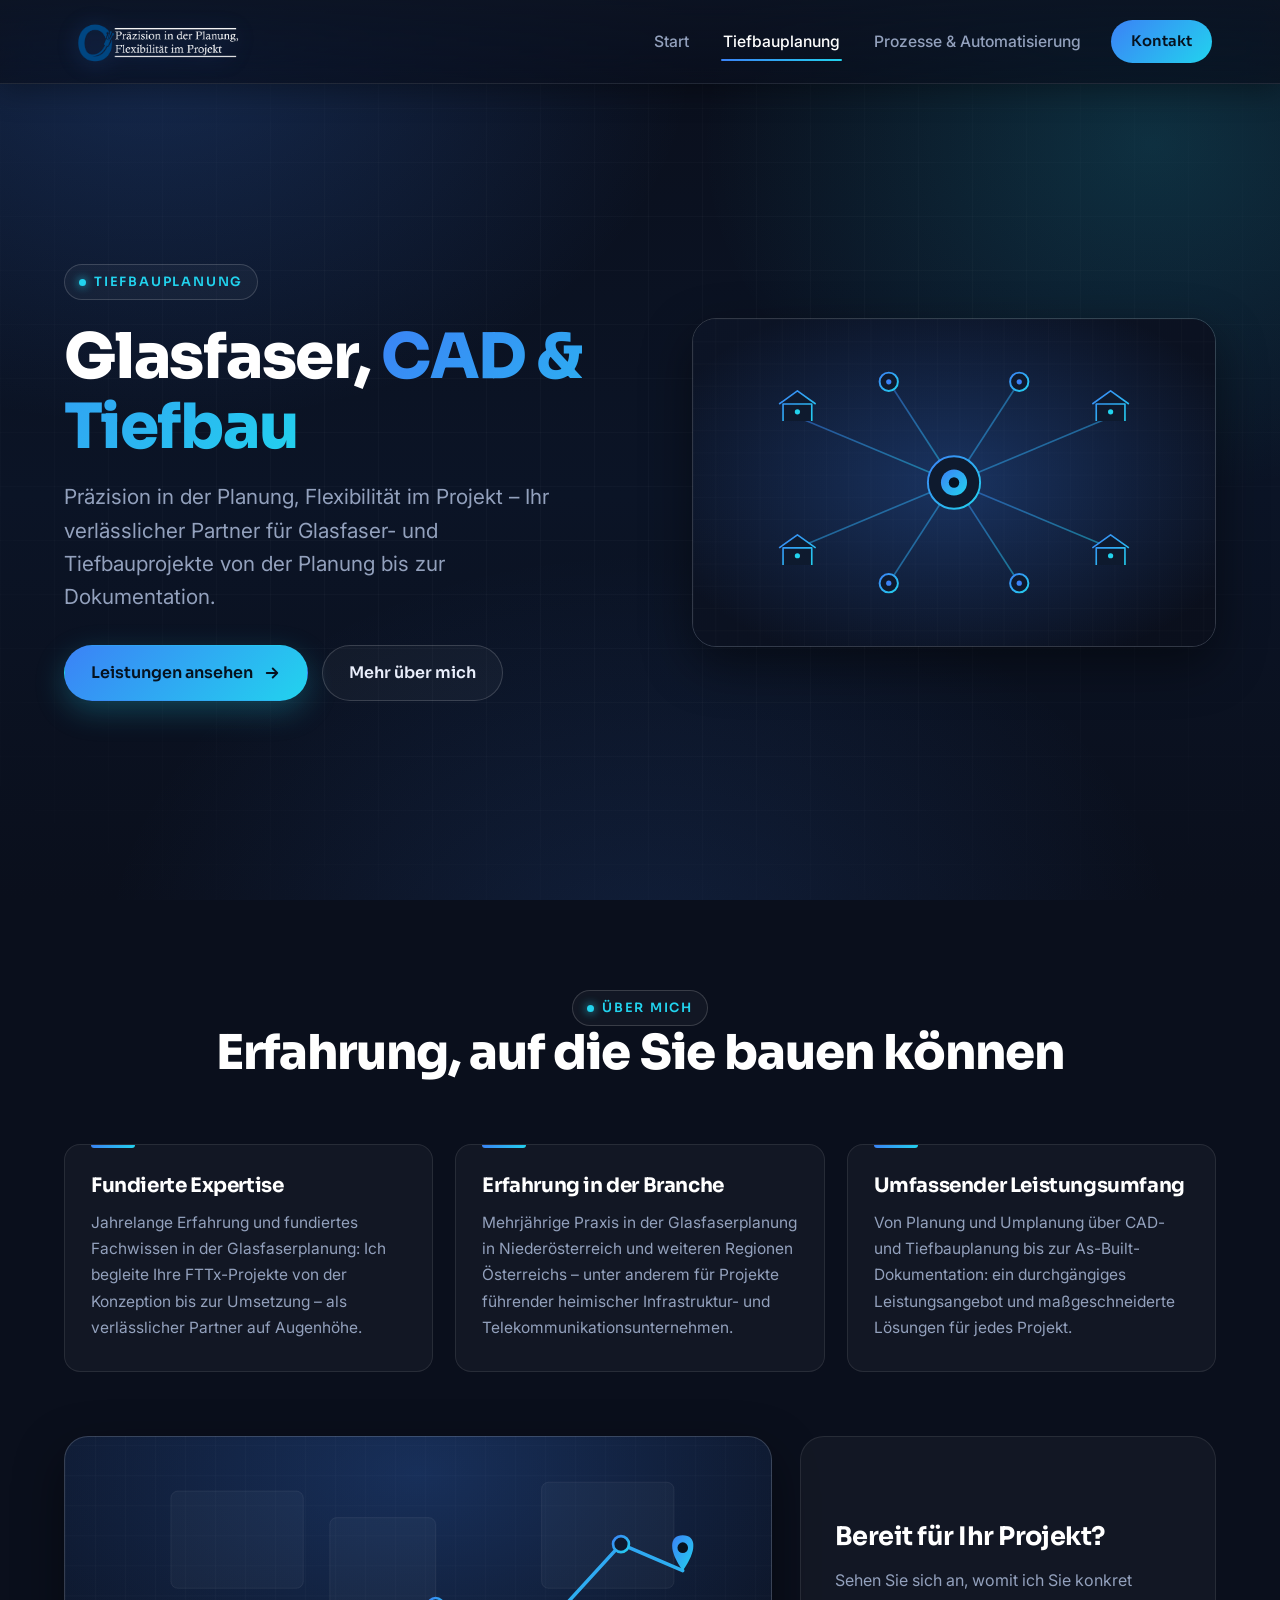
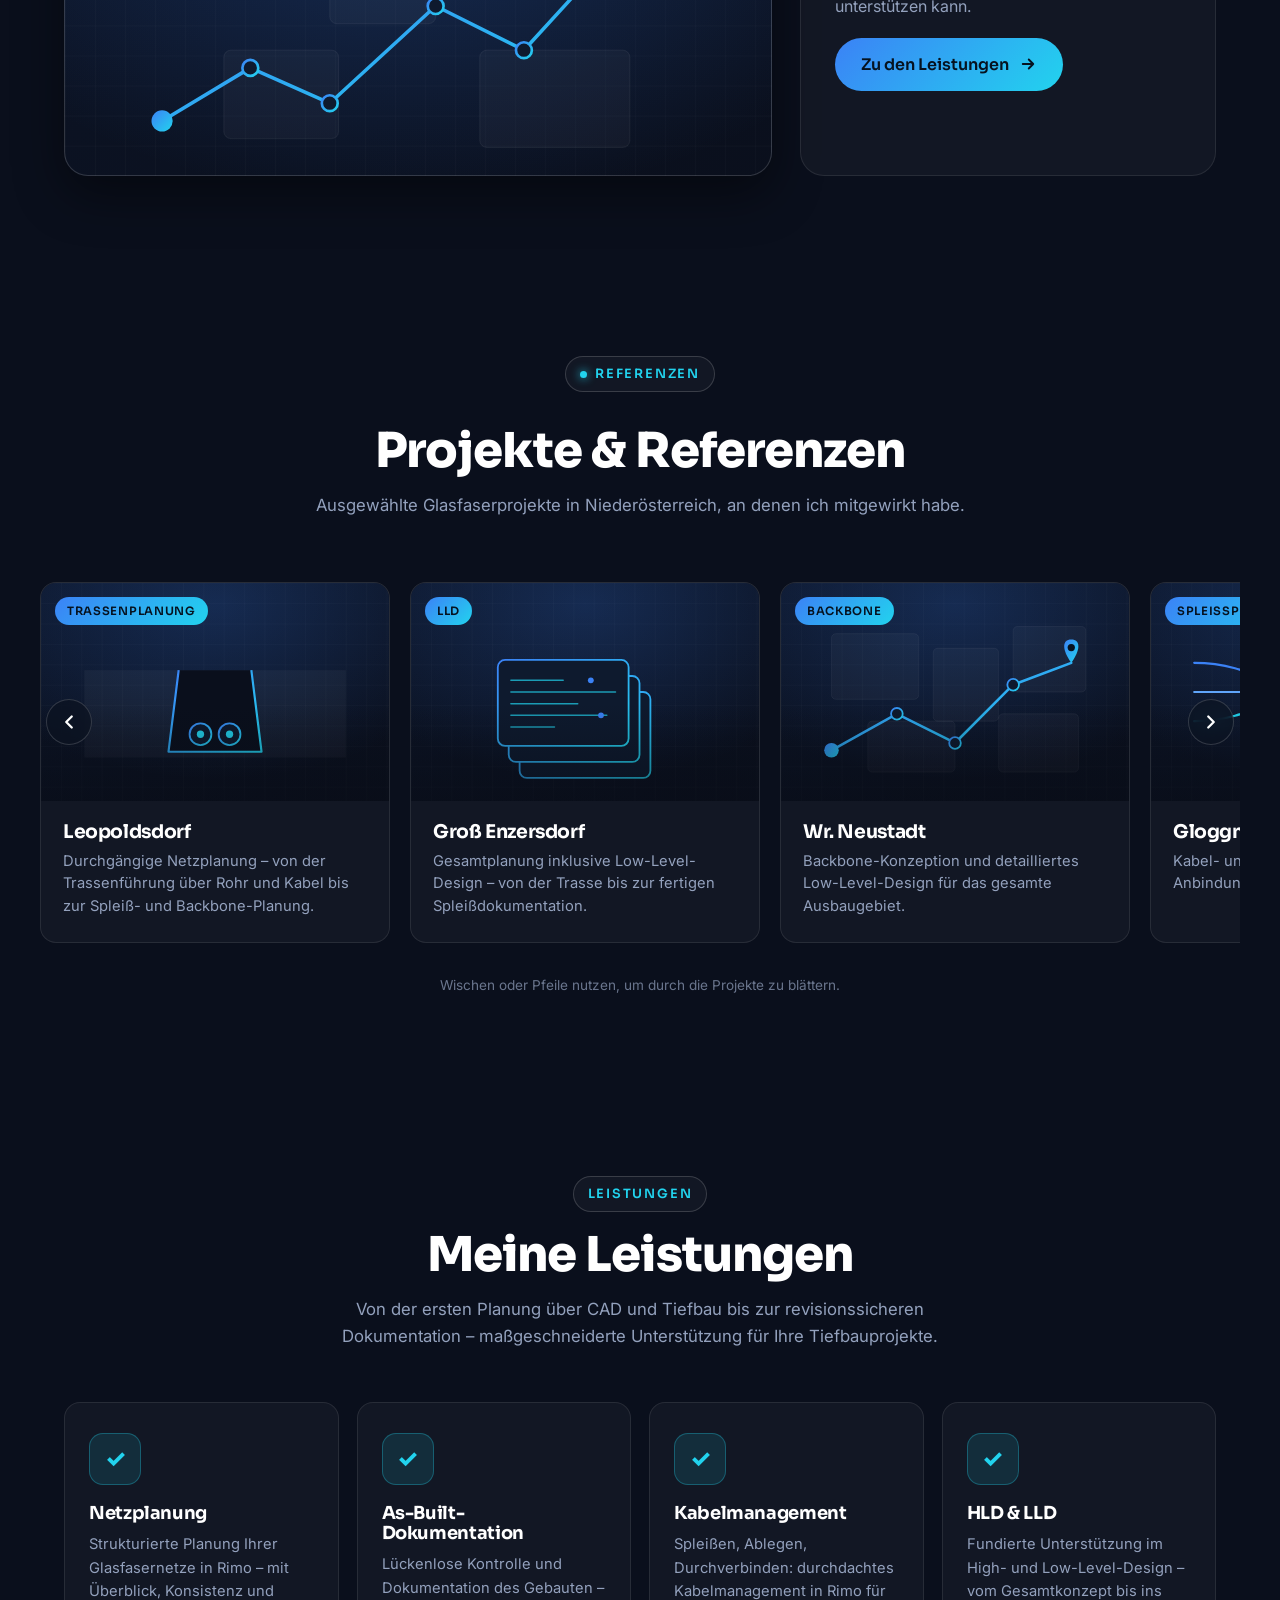
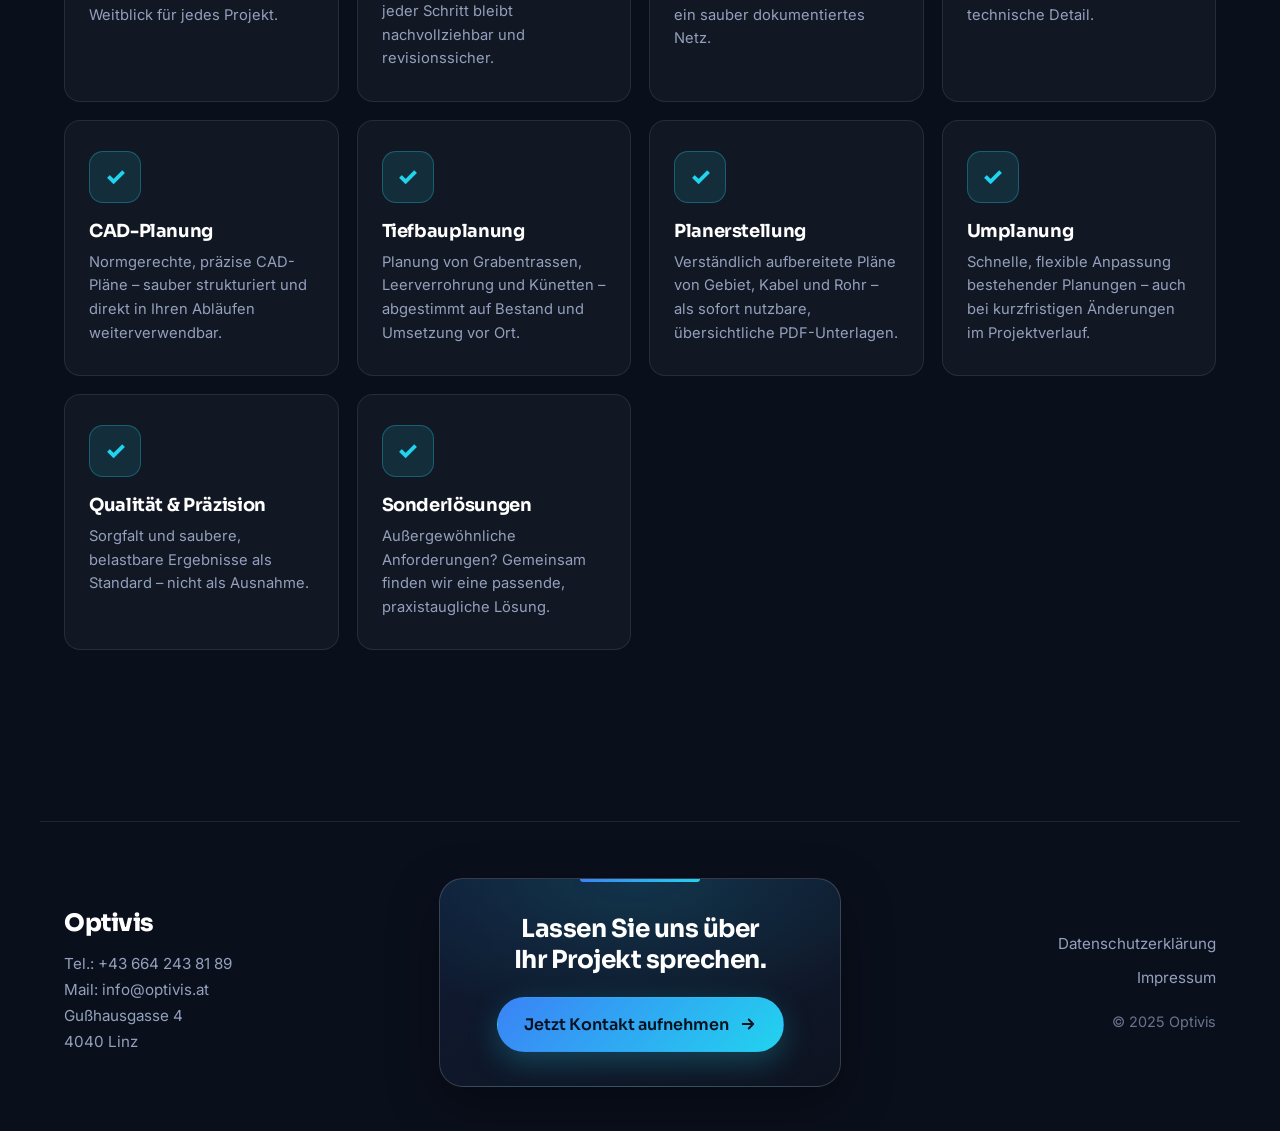
<file: tiefbauplanung/index.html>
<!DOCTYPE html>
<html lang="de">
<head>
  <meta charset="UTF-8">
  <meta name="viewport" content="width=device-width, initial-scale=1.0">
  <title>Tiefbauplanung – Glasfaser, CAD & Netzplanung | Optivis</title>
  <meta name="description" content="Optivis Tiefbauplanung: Glasfaser- & FTTx-Planung, CAD-Planung und Tiefbauplanung – von der Planung bis zur As-Built-Dokumentation.">
  <link rel="stylesheet" href="/style.css">
  <link rel="icon" href="/favicon.svg" type="image/svg+xml">
  <link rel="preconnect" href="https://fonts.googleapis.com">
  <link rel="preconnect" href="https://fonts.gstatic.com" crossorigin>
  <link href="https://fonts.googleapis.com/css2?family=Inter:wght@400;500;600;700&family=Sora:wght@600;700;800&display=swap" rel="stylesheet">
</head>
<body class="theme-infra">

  <!-- HEADER -->
  <header>
    <nav class="nav-container">
      <a href="/" class="logo">
        <img src="/images/HeaderImg.png" alt="Optivis Logo">
      </a>

      <ul class="nav-links" id="primary-nav">
        <li><a href="/">Start</a></li>
        <li><a href="/tiefbauplanung/" class="active">Tiefbauplanung</a></li>
        <li><a href="/it/">Prozesse &amp; Automatisierung</a></li>
      </ul>

      <a href="mailto:info@optivis.at" class="nav-cta">Kontakt</a>
      <button class="nav-toggle" type="button" aria-label="Menü öffnen" aria-expanded="false" aria-controls="primary-nav">
        <span></span><span></span><span></span>
      </button>
    </nav>
  </header>

  <!-- HERO -->
  <section id="hero" class="hero">
    <div class="hero-content reveal">
      <div class="hero-text">
        <span class="eyebrow">Tiefbauplanung</span>
        <h1>Glasfaser, <span class="accent">CAD &amp; Tiefbau</span></h1>
        <p>Präzision in der Planung, Flexibilität im Projekt – Ihr verlässlicher Partner für Glasfaser- und Tiefbauprojekte von der Planung bis zur Dokumentation.</p>
        <div class="hero-actions">
          <a href="#section2" class="btn btn--primary">
            Leistungen ansehen
            <svg viewBox="0 0 24 24" fill="none" stroke="currentColor" stroke-width="2.5" stroke-linecap="round" stroke-linejoin="round"><path d="M5 12h14M13 6l6 6-6 6"/></svg>
          </a>
          <a href="#section1" class="btn btn--ghost">Mehr über mich</a>
        </div>
      </div>

      <div class="hero-image">
        <img src="/images/infra-hero.svg" alt="Glasfaser-Verteilnetz">
      </div>
    </div>
  </section>

  <!-- ÜBER MICH -->
  <section id="section1" class="section section-1 section-about">
    <div class="section1-wrapper reveal reveal-delay-1">

      <div class="section1-top">
        <span class="eyebrow">Über mich</span>
        <h2>Erfahrung, auf die Sie bauen können</h2>
      </div>

      <div class="section1-middle">
        <div class="info-grid">

          <div class="info-box">
            <h3>Fundierte Expertise</h3>
            <p>
              Jahrelange Erfahrung und fundiertes Fachwissen in der Glasfaserplanung:
              Ich begleite Ihre FTTx-Projekte von der Konzeption bis zur Umsetzung –
              als verlässlicher Partner auf Augenhöhe.
            </p>
          </div>

          <div class="info-box">
            <h3>Erfahrung in der Branche</h3>
            <p>
              Mehrjährige Praxis in der Glasfaserplanung in Niederösterreich und weiteren
              Regionen Österreichs – unter anderem für Projekte führender heimischer
              Infrastruktur- und Telekommunikationsunternehmen.
            </p>
          </div>

          <div class="info-box">
            <h3>Umfassender Leistungsumfang</h3>
            <p>
              Von Planung und Umplanung über CAD- und Tiefbauplanung bis zur
              As-Built-Dokumentation: ein durchgängiges Leistungsangebot und
              maßgeschneiderte Lösungen für jedes Projekt.
            </p>
          </div>

        </div>
      </div>

      <div class="section1-bottom">
        <div class="image-window"></div>

        <div class="section1-cta">
          <h3>Bereit für Ihr Projekt?</h3>
          <p>Sehen Sie sich an, womit ich Sie konkret unterstützen kann.</p>
          <a href="#section2" class="section-btn">
            Zu den Leistungen
            <svg viewBox="0 0 24 24" fill="none" stroke="currentColor" stroke-width="2.5" stroke-linecap="round" stroke-linejoin="round"><path d="M5 12h14M13 6l6 6-6 6"/></svg>
          </a>
        </div>
      </div>

    </div>
  </section>

  <!-- REFERENZEN -->
  <section id="referenzen" class="section section-refs">
    <div class="container reveal reveal-delay-1">
      <div class="section-head">
        <span class="eyebrow" style="margin-bottom:16px;">Referenzen</span>
        <h2>Projekte &amp; Referenzen</h2>
        <p>Ausgewählte Glasfaserprojekte in Niederösterreich, an denen ich mitgewirkt habe.</p>
      </div>
    </div>

    <!-- Bilder ersetzen: style="background-image:url('/images/DEIN-BILD.jpg')" -->
    <div class="carousel reveal reveal-delay-2">
      <button class="carousel-btn carousel-btn--prev" type="button" aria-label="Vorheriges Projekt">
        <svg viewBox="0 0 24 24" fill="none" stroke="currentColor" stroke-width="2.5" stroke-linecap="round" stroke-linejoin="round"><path d="M15 18l-6-6 6-6"/></svg>
      </button>

      <div class="carousel-track" id="refTrack">

        <article class="ref-card">
          <div class="ref-card__img" style="background-image:url('/images/infra-tiefbau.svg')">
            <span class="ref-card__tag">Trassenplanung</span>
          </div>
          <div class="ref-card__body">
            <h3>Leopoldsdorf</h3>
            <p>Durchgängige Netzplanung – von der Trassenführung über Rohr und Kabel bis zur Spleiß- und Backbone-Planung.</p>
          </div>
        </article>

        <article class="ref-card">
          <div class="ref-card__img" style="background-image:url('/images/infra-lld.svg')">
            <span class="ref-card__tag">LLD</span>
          </div>
          <div class="ref-card__body">
            <h3>Groß Enzersdorf</h3>
            <p>Gesamtplanung inklusive Low-Level-Design – von der Trasse bis zur fertigen Spleißdokumentation.</p>
          </div>
        </article>

        <article class="ref-card">
          <div class="ref-card__img" style="background-image:url('/images/infra-planung.svg')">
            <span class="ref-card__tag">Backbone</span>
          </div>
          <div class="ref-card__body">
            <h3>Wr. Neustadt</h3>
            <p>Backbone-Konzeption und detailliertes Low-Level-Design für das gesamte Ausbaugebiet.</p>
          </div>
        </article>

        <article class="ref-card">
          <div class="ref-card__img" style="background-image:url('/images/infra-spleissen.svg')">
            <span class="ref-card__tag">Spleißplanung</span>
          </div>
          <div class="ref-card__body">
            <h3>Gloggnitz</h3>
            <p>Kabel- und Spleißplanung mit Backbone-Anbindung, inklusive Low-Level-Design.</p>
          </div>
        </article>

        <article class="ref-card">
          <div class="ref-card__img" style="background-image:url('/images/infra-fttx.svg')">
            <span class="ref-card__tag">Kabelplanung</span>
          </div>
          <div class="ref-card__body">
            <h3>Ebenfurth</h3>
            <p>Kabel- und Rohrplanung mit Backbone-Anbindung und vollständigem Low-Level-Design.</p>
          </div>
        </article>

        <article class="ref-card">
          <div class="ref-card__img" style="background-image:url('/images/infra-tiefbau.svg')">
            <span class="ref-card__tag">Trassenplanung</span>
          </div>
          <div class="ref-card__body">
            <h3>Gänserndorf</h3>
            <p>Trassen-, Rohr- und Kabelplanung inklusive Spleiß- und Backbone-Konzeption.</p>
          </div>
        </article>

        <article class="ref-card">
          <div class="ref-card__img" style="background-image:url('/images/infra-lld.svg')">
            <span class="ref-card__tag">LLD</span>
          </div>
          <div class="ref-card__body">
            <h3>Traiskirchen</h3>
            <p>Detaillierte Low-Level-Design-Planung des Verteilnetzes.</p>
          </div>
        </article>

      </div>

      <button class="carousel-btn carousel-btn--next" type="button" aria-label="Nächstes Projekt">
        <svg viewBox="0 0 24 24" fill="none" stroke="currentColor" stroke-width="2.5" stroke-linecap="round" stroke-linejoin="round"><path d="M9 18l6-6-6-6"/></svg>
      </button>
    </div>

    <p class="carousel-hint">Wischen oder Pfeile nutzen, um durch die Projekte zu blättern.</p>
  </section>

  <!-- LEISTUNGEN -->
  <section id="section2" class="section section-2 section-offers">
    <div class="reveal reveal-delay-1">

      <div class="offers-center">
        <span class="eyebrow" style="display:block;width:max-content;margin:0 auto 16px;">Leistungen</span>
        <h2>Meine Leistungen</h2>
        <p class="offers-sub">
          Von der ersten Planung über CAD und Tiefbau bis zur revisionssicheren
          Dokumentation – maßgeschneiderte Unterstützung für Ihre Tiefbauprojekte.
        </p>

        <div class="offers-grid">
          <div class="offer-card">
            <div class="offer-icon"><span>✓</span></div>
            <h3>Netzplanung</h3>
            <p>Strukturierte Planung Ihrer Glasfasernetze in Rimo – mit Überblick, Konsistenz und Weitblick für jedes Projekt.</p>
          </div>

          <div class="offer-card">
            <div class="offer-icon"><span>✓</span></div>
            <h3>As-Built-Dokumentation</h3>
            <p>Lückenlose Kontrolle und Dokumentation des Gebauten – jeder Schritt bleibt nachvollziehbar und revisionssicher.</p>
          </div>

          <div class="offer-card">
            <div class="offer-icon"><span>✓</span></div>
            <h3>Kabelmanagement</h3>
            <p>Spleißen, Ablegen, Durchverbinden: durchdachtes Kabelmanagement in Rimo für ein sauber dokumentiertes Netz.</p>
          </div>

          <div class="offer-card">
            <div class="offer-icon"><span>✓</span></div>
            <h3>HLD &amp; LLD</h3>
            <p>Fundierte Unterstützung im High- und Low-Level-Design – vom Gesamtkonzept bis ins technische Detail.</p>
          </div>

          <div class="offer-card">
            <div class="offer-icon"><span>✓</span></div>
            <h3>CAD-Planung</h3>
            <p>Normgerechte, präzise CAD-Pläne – sauber strukturiert und direkt in Ihren Abläufen weiterverwendbar.</p>
          </div>

          <div class="offer-card">
            <div class="offer-icon"><span>✓</span></div>
            <h3>Tiefbauplanung</h3>
            <p>Planung von Grabentrassen, Leerverrohrung und Künetten – abgestimmt auf Bestand und Umsetzung vor Ort.</p>
          </div>

          <div class="offer-card">
            <div class="offer-icon"><span>✓</span></div>
            <h3>Planerstellung</h3>
            <p>Verständlich aufbereitete Pläne von Gebiet, Kabel und Rohr – als sofort nutzbare, übersichtliche PDF-Unterlagen.</p>
          </div>

          <div class="offer-card">
            <div class="offer-icon"><span>✓</span></div>
            <h3>Umplanung</h3>
            <p>Schnelle, flexible Anpassung bestehender Planungen – auch bei kurzfristigen Änderungen im Projektverlauf.</p>
          </div>

          <div class="offer-card">
            <div class="offer-icon"><span>✓</span></div>
            <h3>Qualität &amp; Präzision</h3>
            <p>Sorgfalt und saubere, belastbare Ergebnisse als Standard – nicht als Ausnahme.</p>
          </div>

          <div class="offer-card">
            <div class="offer-icon"><span>✓</span></div>
            <h3>Sonderlösungen</h3>
            <p>Außergewöhnliche Anforderungen? Gemeinsam finden wir eine passende, praxistaugliche Lösung.</p>
          </div>
        </div>
      </div>

    </div>
  </section>

  <!-- FOOTER -->
  <footer class="site-footer">
    <div class="section2-divider"></div>
    <div class="section2-footer">
      <div class="footer-company">
        <h3>Optivis</h3>
        <p>Tel.: <a href="tel:+436642438189">+43 664 243 81 89</a></p>
        <p>Mail: <a href="mailto:info@optivis.at">info@optivis.at</a></p>
        <p>Gußhausgasse 4<br>4040 Linz</p>
      </div>

      <div class="footer-cta">
        <h3>Lassen Sie uns über<br>Ihr Projekt sprechen.</h3>
        <a href="mailto:info@optivis.at" class="btn btn--primary">
          Jetzt Kontakt aufnehmen
          <svg viewBox="0 0 24 24" fill="none" stroke="currentColor" stroke-width="2.5" stroke-linecap="round" stroke-linejoin="round"><path d="M5 12h14M13 6l6 6-6 6"/></svg>
        </a>
      </div>

      <div class="footer-links">
        <a href="/datenschutz/">Datenschutzerklärung</a>
        <a href="/impressum/">Impressum</a>
        <p>© 2025 Optivis</p>
      </div>
    </div>
  </footer>

  <script>
    /* Scroll Reveal */
    const revealObserver = new IntersectionObserver((entries) => {
      entries.forEach(entry => {
        if (entry.isIntersecting) {
          entry.target.classList.add('visible');
          revealObserver.unobserve(entry.target);
        }
      });
    }, { threshold: 0.15 });

    document.querySelectorAll('.reveal').forEach(el => revealObserver.observe(el));

    /* Referenzen-Karussell */
    const track = document.getElementById('refTrack');
    if (track) {
      const step = () => {
        const card = track.querySelector('.ref-card');
        return card ? card.getBoundingClientRect().width + 20 : 320;
      };
      document.querySelector('.carousel-btn--next')
        ?.addEventListener('click', () => track.scrollBy({ left: step(), behavior: 'smooth' }));
      document.querySelector('.carousel-btn--prev')
        ?.addEventListener('click', () => track.scrollBy({ left: -step(), behavior: 'smooth' }));

      let isDown = false, startX = 0, startLeft = 0;
      track.addEventListener('pointerdown', (e) => {
        if (e.pointerType !== 'mouse') return;
        isDown = true;
        startX = e.pageX;
        startLeft = track.scrollLeft;
        track.style.cursor = 'grabbing';
      });
      track.addEventListener('pointermove', (e) => {
        if (!isDown) return;
        track.scrollLeft = startLeft - (e.pageX - startX);
      });
      const endDrag = () => { isDown = false; track.style.cursor = ''; };
      track.addEventListener('pointerup', endDrag);
      track.addEventListener('pointerleave', endDrag);
    }
  </script>

  <script src="/nav.js"></script>
</body>
</html>
</file>
<file: style.css>
/* =========================================================
   OPTIVIS – Design System
   ========================================================= */

:root {
  /* Farben */
  --bg:            #0a0f1c;
  --bg-2:          #0c1322;
  --surface:       rgba(255, 255, 255, 0.035);
  --surface-2:     rgba(255, 255, 255, 0.06);
  --border:        rgba(255, 255, 255, 0.09);
  --border-strong: rgba(255, 255, 255, 0.16);

  --text:   #e9eefb;
  --muted:  #93a1bd;
  --heading:#ffffff;

  --brand:   #3b82f6;
  --brand-2: #22d3ee;
  --brand-deep: #1e40af;
  --grad: linear-gradient(135deg, #3b82f6 0%, #22d3ee 100%);

  /* Maße */
  --radius:   16px;
  --radius-sm:12px;
  --radius-lg:24px;
  --maxw:     1200px;
  --header-h: 84px;

  /* Schrift */
  --font-body: "Inter", -apple-system, BlinkMacSystemFont, "Segoe UI", Roboto, Arial, sans-serif;
  --font-head: "Sora", "Inter", -apple-system, "Segoe UI", sans-serif;

  /* Schatten */
  --shadow:    0 18px 50px rgba(0, 0, 0, 0.45);
  --shadow-sm: 0 8px 24px rgba(0, 0, 0, 0.35);
}

* {
  margin: 0;
  padding: 0;
  box-sizing: border-box;
}

html {
  scroll-behavior: smooth;
  scroll-padding-top: var(--header-h);
}

html { background: var(--bg); }

body {
  font-family: var(--font-body);
  color: var(--text);
  background: transparent;
  line-height: 1.6;
  -webkit-font-smoothing: antialiased;
  overflow-x: hidden;
}

/* Globaler Hintergrund: farbige Glows (am Viewport fixiert) */
body::before {
  content: "";
  position: fixed;
  inset: 0;
  z-index: -2;
  pointer-events: none;
  background:
    radial-gradient(900px 620px at 12% 6%,  rgba(59, 130, 246, 0.22), transparent 60%),
    radial-gradient(820px 640px at 90% 16%, rgba(34, 211, 238, 0.16), transparent 55%),
    radial-gradient(900px 700px at 50% 108%, rgba(59, 130, 246, 0.14), transparent 60%),
    linear-gradient(180deg, #0a0f1c 0%, #0b1426 55%, #0a0f1c 100%);
}

/* Globaler Hintergrund: feines Tech-Raster mit weichem Vignette-Rand */
body::after {
  content: "";
  position: fixed;
  inset: 0;
  z-index: -1;
  pointer-events: none;
  background-image:
    linear-gradient(rgba(255, 255, 255, 0.025) 1px, transparent 1px),
    linear-gradient(90deg, rgba(255, 255, 255, 0.025) 1px, transparent 1px);
  background-size: 54px 54px;
  -webkit-mask-image: radial-gradient(ellipse 90% 80% at center, #000 35%, transparent 85%);
          mask-image: radial-gradient(ellipse 90% 80% at center, #000 35%, transparent 85%);
}

img { max-width: 100%; display: block; }

h1, h2, h3 {
  font-family: var(--font-head);
  color: var(--heading);
  line-height: 1.12;
  letter-spacing: -0.02em;
}

a { color: inherit; }

::selection { background: rgba(59, 130, 246, 0.35); }

/* Hilfs-Wrapper */
.container {
  width: 100%;
  max-width: var(--maxw);
  margin: 0 auto;
  padding: 0 24px;
}

.eyebrow {
  display: inline-flex;
  align-items: center;
  gap: 8px;
  font-family: var(--font-head);
  font-size: 0.8rem;
  font-weight: 600;
  letter-spacing: 0.14em;
  text-transform: uppercase;
  color: var(--brand-2);
  padding: 7px 14px;
  border: 1px solid var(--border-strong);
  border-radius: 999px;
  background: var(--surface);
}
.eyebrow::before {
  content: "";
  width: 7px; height: 7px;
  border-radius: 50%;
  background: var(--brand-2);
  box-shadow: 0 0 10px var(--brand-2);
}

/* Buttons */
.btn {
  display: inline-flex;
  align-items: center;
  gap: 10px;
  font-family: var(--font-head);
  font-weight: 600;
  font-size: 1rem;
  text-decoration: none;
  padding: 14px 26px;
  border-radius: 999px;
  border: 1px solid transparent;
  cursor: pointer;
  transition: transform 0.2s ease, box-shadow 0.2s ease, background 0.2s ease, border-color 0.2s ease;
}
.btn--primary {
  color: #06121f;
  background: var(--grad);
  box-shadow: 0 10px 30px rgba(34, 211, 238, 0.25);
}
.btn--primary:hover {
  transform: translateY(-2px);
  box-shadow: 0 16px 40px rgba(34, 211, 238, 0.38);
}
.btn--ghost {
  color: var(--text);
  background: var(--surface);
  border-color: var(--border-strong);
}
.btn--ghost:hover {
  transform: translateY(-2px);
  border-color: var(--brand);
  color: #fff;
}
.btn svg { width: 18px; height: 18px; }

/* =========================================================
   HEADER / NAV
   ========================================================= */
header {
  position: fixed;
  top: 0;
  left: 0;
  width: 100%;
  height: var(--header-h);
  background: linear-gradient(180deg, rgba(12, 19, 34, 0.9) 0%, rgba(10, 15, 28, 0.72) 100%);
  backdrop-filter: blur(16px) saturate(140%);
  -webkit-backdrop-filter: blur(16px) saturate(140%);
  border-bottom: 1px solid var(--border);
  box-shadow: 0 6px 30px rgba(0, 0, 0, 0.35);
  z-index: 1000;
}

.nav-container {
  height: 100%;
  max-width: var(--maxw);
  margin: 0 auto;
  display: flex;
  align-items: center;
  justify-content: space-between;
  gap: 28px;
  padding: 0 28px;
}

.logo {
  display: flex;
  align-items: center;
  transition: transform 0.25s ease, filter 0.25s ease;
}
.logo img {
  height: 50px;
  width: auto;
  filter: drop-shadow(0 2px 10px rgba(59, 130, 246, 0.25));
}
.logo:hover { transform: translateY(-1px); }

.nav-links {
  list-style: none;
  display: flex;
  align-items: center;
  gap: 30px;
  margin-left: auto;   /* schiebt die Links nach rechts */
}
.nav-links a {
  position: relative;
  color: var(--muted);
  text-decoration: none;
  font-size: 0.98rem;
  font-weight: 500;
  padding: 6px 2px;
  transition: color 0.2s ease;
}
.nav-links a::after {
  content: "";
  position: absolute;
  left: 0;
  right: 0;
  bottom: -4px;
  height: 2px;
  border-radius: 2px;
  background: var(--grad);
  transform: scaleX(0);
  transform-origin: left;
  transition: transform 0.28s ease;
}
.nav-links a:hover { color: #fff; }
.nav-links a:hover::after { transform: scaleX(1); }

.nav-cta {
  display: inline-flex;
  align-items: center;
  gap: 8px;
  font-family: var(--font-head);
  font-weight: 600;
  font-size: 0.92rem;
  text-decoration: none;
  color: #06121f;
  background: var(--grad);
  padding: 10px 20px;
  border-radius: 999px;
  transition: transform 0.2s ease, box-shadow 0.2s ease;
}
.nav-cta:hover {
  transform: translateY(-2px);
  box-shadow: 0 10px 26px rgba(34, 211, 238, 0.35);
}

/* =========================================================
   HERO
   ========================================================= */
.hero {
  position: relative;
  min-height: 100vh;
  display: flex;
  align-items: center;
  padding: calc(var(--header-h) + 40px) 0 60px;
  overflow: hidden;
}

.hero-content {
  position: relative;
  z-index: 1;
  width: 100%;
  max-width: var(--maxw);
  margin: 0 auto;
  padding: 0 24px;
  display: grid;
  grid-template-columns: 1.05fr 0.95fr;
  align-items: center;
  gap: 48px;
}

.hero-text { text-align: left; }
.hero-text h1 {
  font-size: clamp(2.4rem, 5vw, 3.9rem);
  font-weight: 800;
  margin: 22px 0 18px;
}
.hero-text h1 .accent {
  background: var(--grad);
  -webkit-background-clip: text;
  background-clip: text;
  -webkit-text-fill-color: transparent;
}
.hero-text p {
  font-size: clamp(1.05rem, 1.8vw, 1.3rem);
  color: var(--muted);
  max-width: 520px;
  font-weight: 400;
}
.hero-actions {
  display: flex;
  flex-wrap: wrap;
  gap: 14px;
  margin-top: 32px;
}

.hero-image {
  position: relative;
}
.hero-image img {
  width: 100%;
  height: auto;
  border-radius: var(--radius-lg);
  border: 1px solid var(--border-strong);
  box-shadow: var(--shadow);
}

/* =========================================================
   ALLGEMEINE SECTIONS
   ========================================================= */
.section { padding: clamp(70px, 10vh, 130px) 0; }

.section-1 { background: transparent; }
.section-2 { background: transparent; }

.section-head {
  text-align: center;
  max-width: 720px;
  margin: 0 auto 56px;
}
.section-head h2 {
  font-size: clamp(2rem, 4vw, 3rem);
  font-weight: 800;
  margin-top: 16px;
}
.section-head p {
  color: var(--muted);
  margin-top: 14px;
  font-size: 1.05rem;
}

/* =========================================================
   SECTION 1 – Über mich / Infos
   ========================================================= */
.section-about { }
.section1-wrapper {
  max-width: var(--maxw);
  margin: 0 auto;
  padding: 0 24px;
  display: flex;
  flex-direction: column;
  gap: 64px;
}
.section1-top { text-align: center; }
.section1-top h2 {
  font-size: clamp(2rem, 4.2vw, 3rem);
  font-weight: 800;
}

.info-grid {
  display: grid;
  grid-template-columns: repeat(3, 1fr);
  gap: 22px;
}
.info-box {
  position: relative;
  background: var(--surface);
  border: 1px solid var(--border);
  border-radius: var(--radius);
  padding: 30px 26px;
  transition: transform 0.25s ease, border-color 0.25s ease, background 0.25s ease;
}
.info-box::before {
  content: "";
  position: absolute;
  left: 26px; top: 0;
  width: 44px; height: 3px;
  border-radius: 0 0 4px 4px;
  background: var(--grad);
}
.info-box:hover {
  transform: translateY(-4px);
  border-color: var(--border-strong);
  background: var(--surface-2);
}
.info-box h3 {
  font-size: 1.25rem;
  font-weight: 700;
  margin-bottom: 12px;
}
.info-box p {
  font-size: 0.97rem;
  line-height: 1.7;
  color: var(--muted);
}

/* Unterer Bereich: Bild + CTA */
.section1-bottom {
  display: grid;
  grid-template-columns: 1.7fr 1fr;
  gap: 28px;
  align-items: stretch;
}
.image-window {
  min-height: 340px;
  border-radius: var(--radius-lg);
  overflow: hidden;
  background-image:
    linear-gradient(180deg, rgba(10,15,28,0.15), rgba(10,15,28,0.55)),
    url("images/Section1Img.jpg");
  background-size: cover;
  background-position: center;
  background-attachment: fixed;
  border: 1px solid var(--border-strong);
  box-shadow: var(--shadow);
}
.section1-cta {
  display: flex;
  flex-direction: column;
  justify-content: center;
  gap: 18px;
  background: var(--surface);
  border: 1px solid var(--border);
  border-radius: var(--radius-lg);
  padding: 40px 34px;
  text-align: left;
}
.section1-cta h3 {
  font-size: 1.6rem;
  font-weight: 700;
}
.section1-cta p {
  color: var(--muted);
  font-size: 1rem;
}
.section-btn {
  align-self: flex-start;
  display: inline-flex;
  align-items: center;
  gap: 10px;
  font-family: var(--font-head);
  font-weight: 600;
  font-size: 1rem;
  text-decoration: none;
  color: #06121f;
  background: var(--grad);
  padding: 14px 26px;
  border-radius: 999px;
  transition: transform 0.2s ease, box-shadow 0.2s ease;
}
.section-btn svg { width: 18px; height: 18px; transition: transform 0.2s ease; }
.section-btn:hover { transform: translateY(-2px); box-shadow: 0 14px 34px rgba(34, 211, 238, 0.32); }
.section-btn:hover svg { transform: translateX(4px); }

/* =========================================================
   SECTION 2 – Angebote
   ========================================================= */
.section-offers { }
.offers-center {
  max-width: var(--maxw);
  margin: 0 auto;
  padding: 0 24px;
}
.offers-center h2 {
  text-align: center;
  font-size: clamp(2rem, 4vw, 3rem);
  font-weight: 800;
  margin-bottom: 14px;
}
.offers-sub {
  text-align: center;
  color: var(--muted);
  max-width: 640px;
  margin: 0 auto 52px;
  font-size: 1.05rem;
}

.offers-grid {
  display: grid;
  grid-template-columns: repeat(4, 1fr);
  gap: 18px;
}
.offer-card {
  background: var(--surface);
  border: 1px solid var(--border);
  border-radius: var(--radius);
  padding: 30px 24px;
  display: flex;
  flex-direction: column;
  align-items: flex-start;
  text-align: left;
  transition: transform 0.25s ease, border-color 0.25s ease, background 0.25s ease, box-shadow 0.25s ease;
}
.offer-card:hover {
  transform: translateY(-5px);
  border-color: rgba(34, 211, 238, 0.45);
  background: var(--surface-2);
  box-shadow: 0 20px 44px rgba(0, 0, 0, 0.4);
}

.offer-icon {
  width: 52px; height: 52px;
  border-radius: 14px;
  display: flex;
  align-items: center;
  justify-content: center;
  margin-bottom: 18px;
  background: rgba(34, 211, 238, 0.12);
  border: 1px solid rgba(34, 211, 238, 0.3);
}
.offer-icon span {
  font-size: 1.5rem;
  font-weight: 800;
  line-height: 1;
  color: var(--brand-2);
}
.offer-card h3 {
  font-size: 1.12rem;
  font-weight: 700;
  margin-bottom: 10px;
}
.offer-card p {
  font-size: 0.92rem;
  line-height: 1.6;
  color: var(--muted);
}

/* Trennlinien (jetzt dezent) */
.section2-topline,
.section2-bottomline { display: none; }
.section2-divider {
  max-width: var(--maxw);
  margin: 80px auto 0;
  height: 1px;
  background: var(--border);
}

/* =========================================================
   REFERENZEN – swipebares Karussell
   ========================================================= */
.section-refs { }

.carousel {
  position: relative;
  max-width: var(--maxw);
  margin: 0 auto;
}
.carousel-track {
  display: flex;
  gap: 20px;
  overflow-x: auto;
  scroll-snap-type: x mandatory;
  scroll-behavior: smooth;
  padding: 6px 24px 18px;
  scrollbar-width: none;
  -ms-overflow-style: none;
  cursor: grab;
}
.carousel-track::-webkit-scrollbar { display: none; }

.ref-card {
  flex: 0 0 clamp(260px, 78vw, 350px);
  scroll-snap-align: start;
  background: var(--surface);
  border: 1px solid var(--border);
  border-radius: var(--radius);
  overflow: hidden;
  transition: transform 0.25s ease, border-color 0.25s ease, box-shadow 0.25s ease;
}
.ref-card:hover {
  transform: translateY(-5px);
  border-color: rgba(34, 211, 238, 0.45);
  box-shadow: 0 22px 48px rgba(0, 0, 0, 0.42);
}
.ref-card__img {
  position: relative;
  aspect-ratio: 16 / 10;
  background-size: cover;
  background-position: center;
  background-repeat: no-repeat;
}
.ref-card__img::after {
  /* dezenter Verlauf, damit ein evtl. Chip/Text lesbar bleibt */
  content: "";
  position: absolute;
  inset: 0;
  background: linear-gradient(180deg, transparent 55%, rgba(8, 12, 22, 0.55) 100%);
}
.ref-card__tag {
  position: absolute;
  left: 14px;
  top: 14px;
  z-index: 1;
  font-family: var(--font-head);
  font-size: 0.72rem;
  font-weight: 600;
  letter-spacing: 0.06em;
  text-transform: uppercase;
  color: #06121f;
  background: var(--grad);
  padding: 5px 12px;
  border-radius: 999px;
}
.ref-card__body { padding: 20px 22px 24px; }
.ref-card__body h3 { font-size: 1.18rem; font-weight: 700; }
.ref-card__body p { margin-top: 8px; font-size: 0.92rem; color: var(--muted); line-height: 1.55; }

.carousel-btn {
  position: absolute;
  top: 38%;
  transform: translateY(-50%);
  z-index: 3;
  width: 46px;
  height: 46px;
  display: flex;
  align-items: center;
  justify-content: center;
  border-radius: 50%;
  border: 1px solid var(--border-strong);
  background: rgba(12, 19, 34, 0.7);
  backdrop-filter: blur(10px);
  -webkit-backdrop-filter: blur(10px);
  color: #fff;
  cursor: pointer;
  transition: transform 0.2s ease, background 0.2s ease, border-color 0.2s ease;
}
.carousel-btn:hover {
  background: rgba(34, 211, 238, 0.18);
  border-color: var(--brand-2);
  transform: translateY(-50%) scale(1.06);
}
.carousel-btn svg { width: 22px; height: 22px; }
.carousel-btn--prev { left: 6px; }
.carousel-btn--next { right: 6px; }

.carousel-hint {
  text-align: center;
  margin-top: 14px;
  font-size: 0.85rem;
  color: rgba(147, 161, 189, 0.7);
}

@media (max-width: 640px) {
  .carousel-btn { display: none; }   /* am Handy per Wischen */
  .carousel-track { padding-left: 18px; padding-right: 18px; }
}

/* =========================================================
   FOOTER
   ========================================================= */
.section2-footer {
  max-width: var(--maxw);
  margin: 0 auto;
  padding: 56px 24px 20px;
  display: grid;
  grid-template-columns: 1fr 1.2fr 1fr;
  gap: 40px;
  align-items: center;
}
.footer-company h3 {
  font-size: 1.5rem;
  font-weight: 800;
  margin-bottom: 14px;
}
.footer-company p {
  font-size: 0.95rem;
  color: var(--muted);
  line-height: 1.7;
}
.footer-company a { color: var(--muted); text-decoration: none; transition: color 0.2s ease; }
.footer-company a:hover { color: var(--brand-2); }

.footer-cta {
  position: relative;
  text-align: center;
  padding: 34px 30px;
  border-radius: var(--radius-lg);
  border: 1px solid var(--border-strong);
  background:
    radial-gradient(120% 120% at 50% 0%, rgba(34, 211, 238, 0.14), transparent 60%),
    linear-gradient(160deg, rgba(59, 130, 246, 0.12), rgba(255, 255, 255, 0.02));
  box-shadow: 0 18px 50px rgba(0, 0, 0, 0.35);
  overflow: hidden;
}
.footer-cta::before {
  /* feiner Akzentstrich oben */
  content: "";
  position: absolute;
  top: 0;
  left: 50%;
  transform: translateX(-50%);
  width: 120px;
  height: 3px;
  border-radius: 0 0 4px 4px;
  background: var(--grad);
}
.footer-cta h3 {
  font-size: 1.55rem;
  font-weight: 700;
  line-height: 1.25;
  margin-bottom: 22px;
}

.footer-links {
  display: flex;
  flex-direction: column;
  align-items: flex-end;
  gap: 10px;
}
.footer-links a {
  color: var(--muted);
  text-decoration: none;
  font-size: 0.95rem;
  transition: color 0.2s ease;
}
.footer-links a:hover { color: #fff; }
.footer-links p {
  margin-top: 10px;
  font-size: 0.9rem;
  color: rgba(147, 161, 189, 0.7);
}

/* =========================================================
   SCROLL REVEAL
   ========================================================= */
.reveal {
  opacity: 0;
  transform: translateY(24px);
  transition: opacity 0.8s ease, transform 0.8s ease;
  will-change: opacity, transform;
}
.reveal.visible {
  opacity: 1;
  transform: translateY(0);
}
.reveal-delay-1 { transition-delay: 0.1s; }
.reveal-delay-2 { transition-delay: 0.2s; }
.reveal-delay-3 { transition-delay: 0.3s; }
.reveal-delay-4 { transition-delay: 0.4s; }

@media (prefers-reduced-motion: reduce) {
  html { scroll-behavior: auto; }
  .reveal { opacity: 1; transform: none; transition: none; }
}

/* =========================================================
   LEGAL PAGES (Impressum / Datenschutz)
   ========================================================= */
.impressum-section,
.datenschutz-section {
  padding: calc(var(--header-h) + 70px) 0 90px;
}
.impressum-container,
.datenschutz-container {
  max-width: 960px;
  margin: 0 auto;
  padding: 0 24px;
}
.impressum-container h2,
.datenschutz-container h2 {
  font-size: clamp(2rem, 4vw, 2.8rem);
  text-align: center;
  margin-bottom: 14px;
}
.impressum-intro,
.datenschutz-intro {
  font-size: 1.05rem;
  text-align: center;
  margin: 0 auto 50px;
  max-width: 680px;
  color: var(--muted);
}

.impressum-grid,
.datenschutz-grid {
  display: grid;
  grid-template-columns: repeat(3, 1fr);
  gap: 20px;
  margin-bottom: 50px;
}
.impressum-grid > div,
.datenschutz-grid > div {
  background: var(--surface);
  border: 1px solid var(--border);
  border-radius: var(--radius);
  padding: 26px 24px;
}
.impressum-grid h3,
.datenschutz-grid h3 {
  margin-bottom: 12px;
  font-size: 1.2rem;
}
.impressum-grid p,
.datenschutz-grid p {
  font-size: 0.95rem;
  margin-bottom: 5px;
  color: var(--muted);
  line-height: 1.6;
}

.impressum-container a,
.datenschutz-container a {
  color: var(--brand-2);
  text-decoration: none;
}
.impressum-container a:hover,
.datenschutz-container a:hover { text-decoration: underline; }

.impressum-text,
.datenschutz-text {
  max-width: 760px;
  margin: 0 auto 40px;
}
.impressum-text h3,
.datenschutz-text h3 {
  margin: 26px 0 12px;
  font-size: 1.2rem;
}
.impressum-text p,
.datenschutz-text p {
  font-size: 0.97rem;
  margin-bottom: 14px;
  line-height: 1.7;
  color: var(--muted);
}

.datenschutz-list {
  list-style: none;
  padding: 0;
  margin: 18px 0 24px;
  display: grid;
  gap: 8px;
}
.datenschutz-list li {
  font-size: 0.95rem;
  color: var(--muted);
  padding-left: 22px;
  position: relative;
}
.datenschutz-list li::before {
  content: "";
  position: absolute;
  left: 2px; top: 9px;
  width: 7px; height: 7px;
  border-radius: 50%;
  background: var(--brand-2);
}

.footer-bottom {
  max-width: 960px;
  margin: 40px auto 0;
  padding: 22px 24px 0;
  border-top: 1px solid var(--border);
  text-align: center;
  font-size: 0.9rem;
  color: rgba(147, 161, 189, 0.7);
}

/* Aktiver Nav-Punkt */
.nav-links a.active { color: #fff; }
.nav-links a.active::after { transform: scaleX(1); }

/* Hamburger-Button (nur mobil sichtbar) */
.nav-toggle {
  display: none;
  flex-direction: column;
  justify-content: center;
  gap: 5px;
  width: 44px;
  height: 44px;
  padding: 0;
  border: 1px solid var(--border-strong);
  border-radius: 12px;
  background: var(--surface);
  cursor: pointer;
}
.nav-toggle span {
  display: block;
  width: 20px;
  height: 2px;
  margin: 0 auto;
  background: #fff;
  border-radius: 2px;
  transition: transform 0.25s ease, opacity 0.2s ease;
}
header.nav-open .nav-toggle span:nth-child(1) { transform: translateY(7px) rotate(45deg); }
header.nav-open .nav-toggle span:nth-child(2) { opacity: 0; }
header.nav-open .nav-toggle span:nth-child(3) { transform: translateY(-7px) rotate(-45deg); }

/* Eigenständiger Footer (Landing & Subpages) */
.site-footer { padding-bottom: 24px; }

/* =========================================================
   LANDING PAGE – Bereichsauswahl
   ========================================================= */
.choice-section { padding: clamp(50px, 7vh, 90px) 0 clamp(70px, 10vh, 120px); }

.choice-grid {
  max-width: var(--maxw);
  margin: 0 auto;
  padding: 0 24px;
  display: grid;
  grid-template-columns: 1fr 1fr;
  gap: 26px;
}

.choice-card {
  position: relative;
  display: flex;
  flex-direction: column;
  padding: 46px 40px;
  border-radius: var(--radius-lg);
  border: 1px solid var(--border);
  background: var(--surface);
  text-decoration: none;
  color: inherit;
  overflow: hidden;
  transition: transform 0.3s ease, border-color 0.3s ease, box-shadow 0.3s ease, background 0.3s ease;
}
.choice-card::before {
  content: "";
  position: absolute;
  inset: 0;
  z-index: 0;
  opacity: 0.5;
  transition: opacity 0.3s ease;
  background: radial-gradient(120% 90% at 50% 0%, var(--c-glow, rgba(59,130,246,0.22)), transparent 65%);
}
.choice-card:hover {
  transform: translateY(-6px);
  border-color: var(--c-border, rgba(34, 211, 238, 0.5));
  background: var(--surface-2);
  box-shadow: 0 30px 64px rgba(0, 0, 0, 0.5);
}
.choice-card:hover::before { opacity: 1; }
.choice-card > * { position: relative; z-index: 1; }

.choice-card--infra { --c-glow: rgba(59, 130, 246, 0.28); --c-border: rgba(59,130,246,0.55); --c-accent: #3b82f6; }
.choice-card--it    { --c-glow: rgba(34, 211, 238, 0.26); --c-border: rgba(34,211,238,0.55); --c-accent: #22d3ee; }

.choice-icon {
  width: 64px;
  height: 64px;
  border-radius: 18px;
  display: flex;
  align-items: center;
  justify-content: center;
  margin-bottom: 24px;
  color: var(--c-accent, var(--brand-2));
  background: color-mix(in srgb, var(--c-accent, #22d3ee) 14%, transparent);
  border: 1px solid color-mix(in srgb, var(--c-accent, #22d3ee) 38%, transparent);
}
.choice-icon svg { width: 32px; height: 32px; }

.choice-card h2 {
  font-size: clamp(1.6rem, 3vw, 2.1rem);
  font-weight: 800;
  margin-bottom: 12px;
}
.choice-card > p {
  color: var(--muted);
  font-size: 1.02rem;
  line-height: 1.65;
  margin-bottom: 22px;
}

.choice-list {
  list-style: none;
  display: grid;
  gap: 11px;
  margin-bottom: 32px;
}
.choice-list li {
  position: relative;
  padding-left: 28px;
  color: var(--text);
  font-size: 0.97rem;
}
.choice-list li::before {
  content: "";
  position: absolute;
  left: 0;
  top: 7px;
  width: 9px;
  height: 9px;
  border-radius: 50%;
  background: var(--c-accent, var(--brand-2));
  box-shadow: 0 0 12px var(--c-accent, var(--brand-2));
}

.choice-cta {
  margin-top: auto;
  display: inline-flex;
  align-items: center;
  gap: 10px;
  font-family: var(--font-head);
  font-weight: 600;
  font-size: 1.02rem;
  color: var(--c-accent, var(--brand-2));
}
.choice-cta svg { width: 18px; height: 18px; transition: transform 0.2s ease; }
.choice-card:hover .choice-cta svg { transform: translateX(5px); }

@media (max-width: 860px) {
  .choice-grid { grid-template-columns: 1fr; }
}

/* =========================================================
   IT-SEITE – Cyan/Türkis-Akzent
   ========================================================= */
body.theme-it {
  --brand: #22d3ee;
  --brand-2: #2dd4bf;
  --grad: linear-gradient(135deg, #22d3ee 0%, #2dd4bf 100%);
}
body.theme-it::before {
  background:
    radial-gradient(900px 620px at 12% 6%,  rgba(34, 211, 238, 0.22), transparent 60%),
    radial-gradient(820px 640px at 90% 16%, rgba(45, 212, 191, 0.18), transparent 55%),
    radial-gradient(900px 700px at 50% 108%, rgba(34, 211, 238, 0.14), transparent 60%),
    linear-gradient(180deg, #0a0f1c 0%, #0b1426 55%, #0a0f1c 100%);
}
body.theme-it .image-window {
  background-image: url('/images/it-section.svg');
  background-attachment: scroll;
}
body.theme-infra .image-window {
  background-image: url('/images/infra-section.svg');
  background-attachment: scroll;
}

/* Nummerierte Prozess-Schritte */
.info-box--step::before { display: none; }
.info-box--step { padding-top: 26px; }
.step-num {
  display: block;
  font-family: var(--font-head);
  font-size: 2.6rem;
  font-weight: 800;
  line-height: 1;
  margin-bottom: 16px;
  background: var(--grad);
  -webkit-background-clip: text;
  background-clip: text;
  -webkit-text-fill-color: transparent;
}

/* =========================================================
   RESPONSIVE
   ========================================================= */
/* Navigation: längere Labels platzsparend halten */
@media (max-width: 1080px) {
  .nav-container { gap: 18px; }
  .nav-links { gap: 18px; }
  .nav-links a { font-size: 0.9rem; }
}
@media (max-width: 880px) {
  .nav-toggle { display: flex; }
  .nav-cta { margin-left: auto; }   /* Kontakt + Menü-Button nach rechts */

  .nav-links {
    display: flex;
    position: absolute;
    top: var(--header-h);
    left: 0;
    right: 0;
    margin: 0;
    flex-direction: column;
    align-items: stretch;
    gap: 0;
    padding: 8px 18px 16px;
    background: rgba(10, 15, 28, 0.97);
    backdrop-filter: blur(16px);
    -webkit-backdrop-filter: blur(16px);
    border-bottom: 1px solid var(--border);
    box-shadow: 0 24px 44px rgba(0, 0, 0, 0.45);
    opacity: 0;
    visibility: hidden;
    transform: translateY(-12px);
    transition: opacity 0.25s ease, transform 0.25s ease, visibility 0.25s;
  }
  header.nav-open .nav-links {
    opacity: 1;
    visibility: visible;
    transform: none;
  }
  .nav-links li { width: 100%; }
  .nav-links a {
    display: block;
    padding: 14px 6px;
    font-size: 1.05rem;
    border-bottom: 1px solid var(--border);
  }
  .nav-links li:last-child a { border-bottom: none; }
  .nav-links a::after { display: none; }
}

@media (max-width: 980px) {
  .hero-content {
    grid-template-columns: 1fr;
    gap: 36px;
    text-align: center;
  }
  .hero-text { text-align: center; }
  .hero-text p { margin-left: auto; margin-right: auto; }
  .hero-actions { justify-content: center; }
  .hero-image { order: -1; max-width: 520px; margin: 0 auto; }

  .info-grid { grid-template-columns: 1fr; }
  .section1-bottom { grid-template-columns: 1fr; }
  .image-window { min-height: 260px; background-attachment: scroll; }

  .offers-grid { grid-template-columns: repeat(2, 1fr); }

  .section2-footer {
    grid-template-columns: 1fr;
    text-align: center;
    gap: 28px;
    justify-items: center;
  }
  .footer-links { align-items: center; }

  .impressum-grid,
  .datenschutz-grid { grid-template-columns: 1fr; }
}

@media (max-width: 640px) {
  :root { --header-h: 64px; }

  .nav-container { padding: 0 16px; gap: 12px; }
  .logo img { height: 30px; }

  /* HERO */
  .hero { min-height: auto; padding-top: calc(var(--header-h) + 36px); padding-bottom: 48px; }
  .hero-text h1 { font-size: 2rem; }
  .hero-text p { font-size: 1rem; }
  .hero-actions { flex-direction: column; gap: 12px; }
  .hero-actions .btn { width: 100%; justify-content: center; }
  .hero-image { max-width: 100%; }

  /* SECTIONS */
  .section { padding: 60px 0; }
  .section-head { margin-bottom: 36px; }
  .container, .section1-wrapper, .offers-center,
  .impressum-container, .datenschutz-container { padding-left: 18px; padding-right: 18px; }
  .section1-wrapper { gap: 44px; }

  .info-box { padding: 24px 20px; }
  .step-num { font-size: 2.2rem; margin-bottom: 12px; }

  .offers-grid { grid-template-columns: 1fr; gap: 12px; }
  .offer-card { padding: 24px 20px; }

  .section1-cta { padding: 28px 22px; }
  .section1-cta h3 { font-size: 1.4rem; }
  .section-btn { width: 100%; justify-content: center; }

  /* LANDING – Auswahlkarten */
  .choice-card { padding: 32px 24px; }
  .choice-icon { width: 54px; height: 54px; margin-bottom: 18px; }
  .choice-icon svg { width: 28px; height: 28px; }

  /* FOOTER */
  .section2-footer { padding: 44px 18px 16px; gap: 26px; }
  .footer-cta { padding: 28px 22px; width: 100%; }
  .footer-cta .btn { width: 100%; justify-content: center; }
  .footer-cta h3 { font-size: 1.4rem; }
}
</file>
